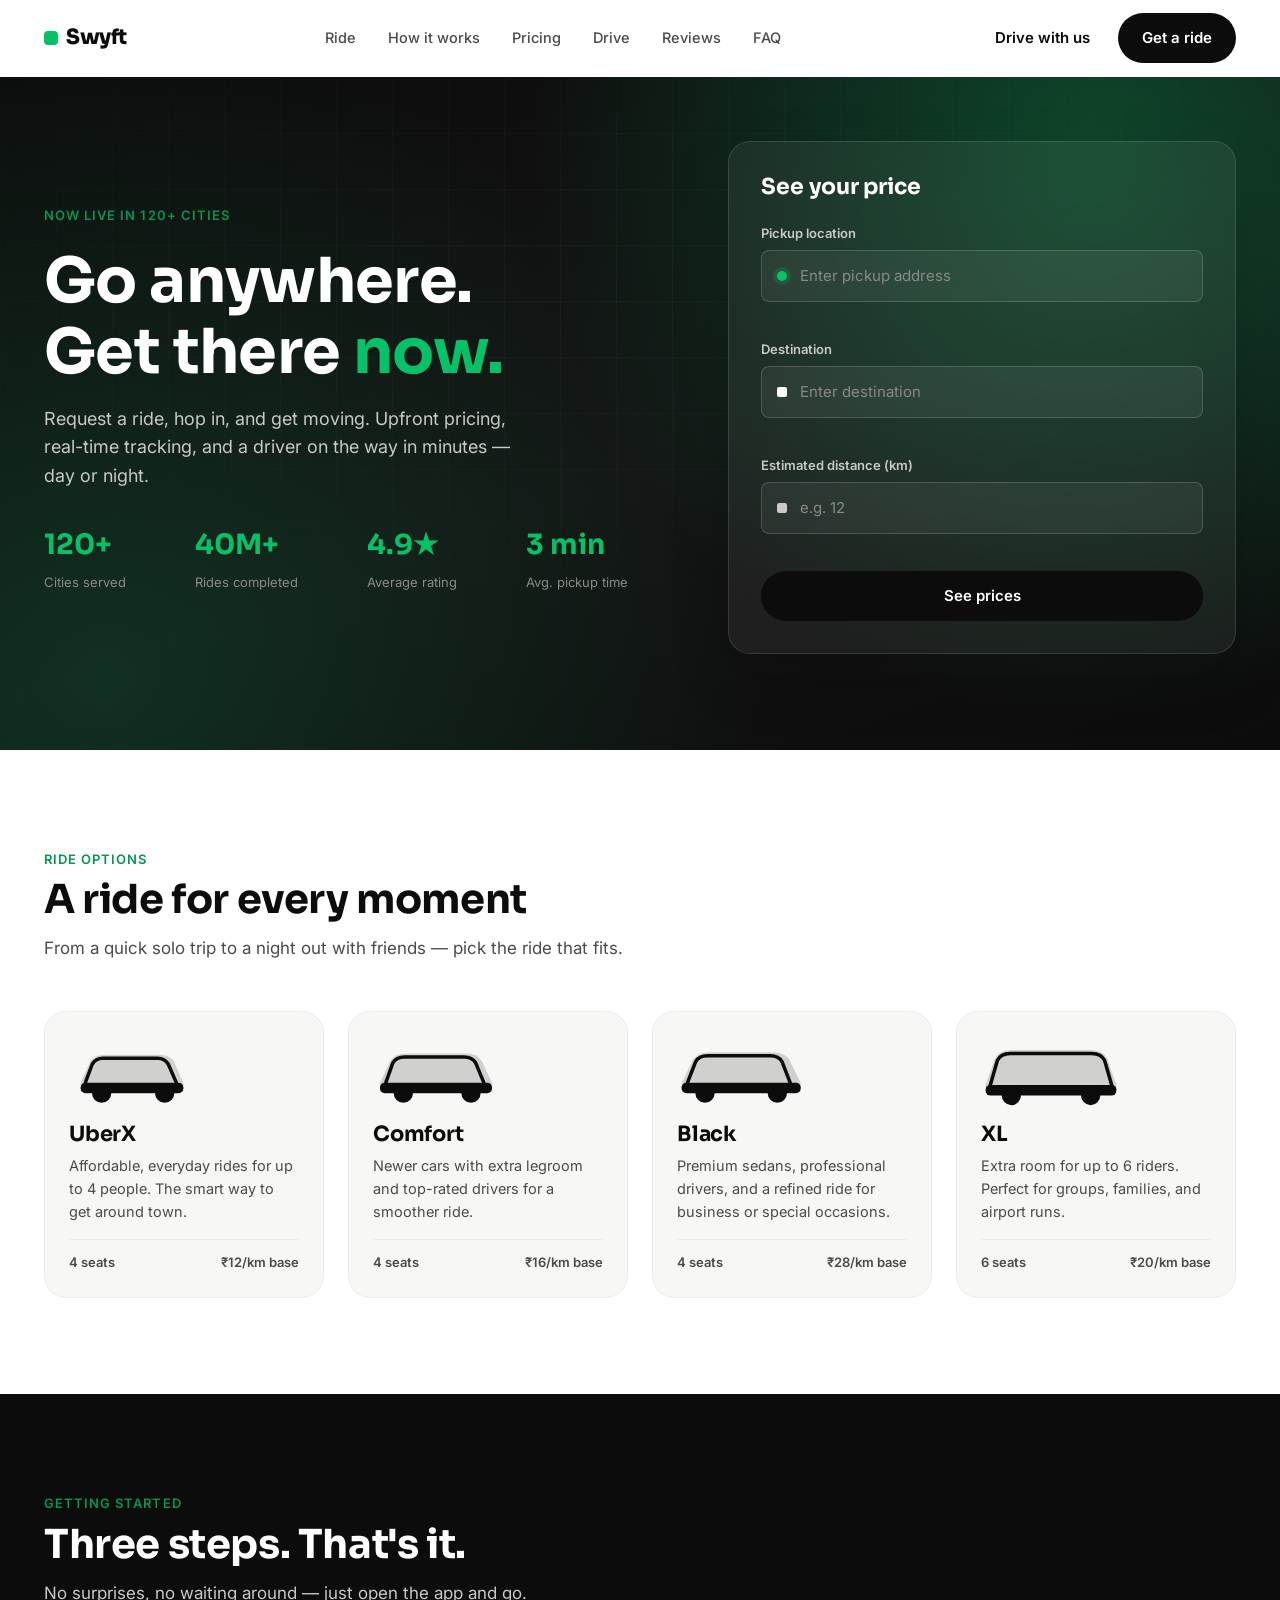
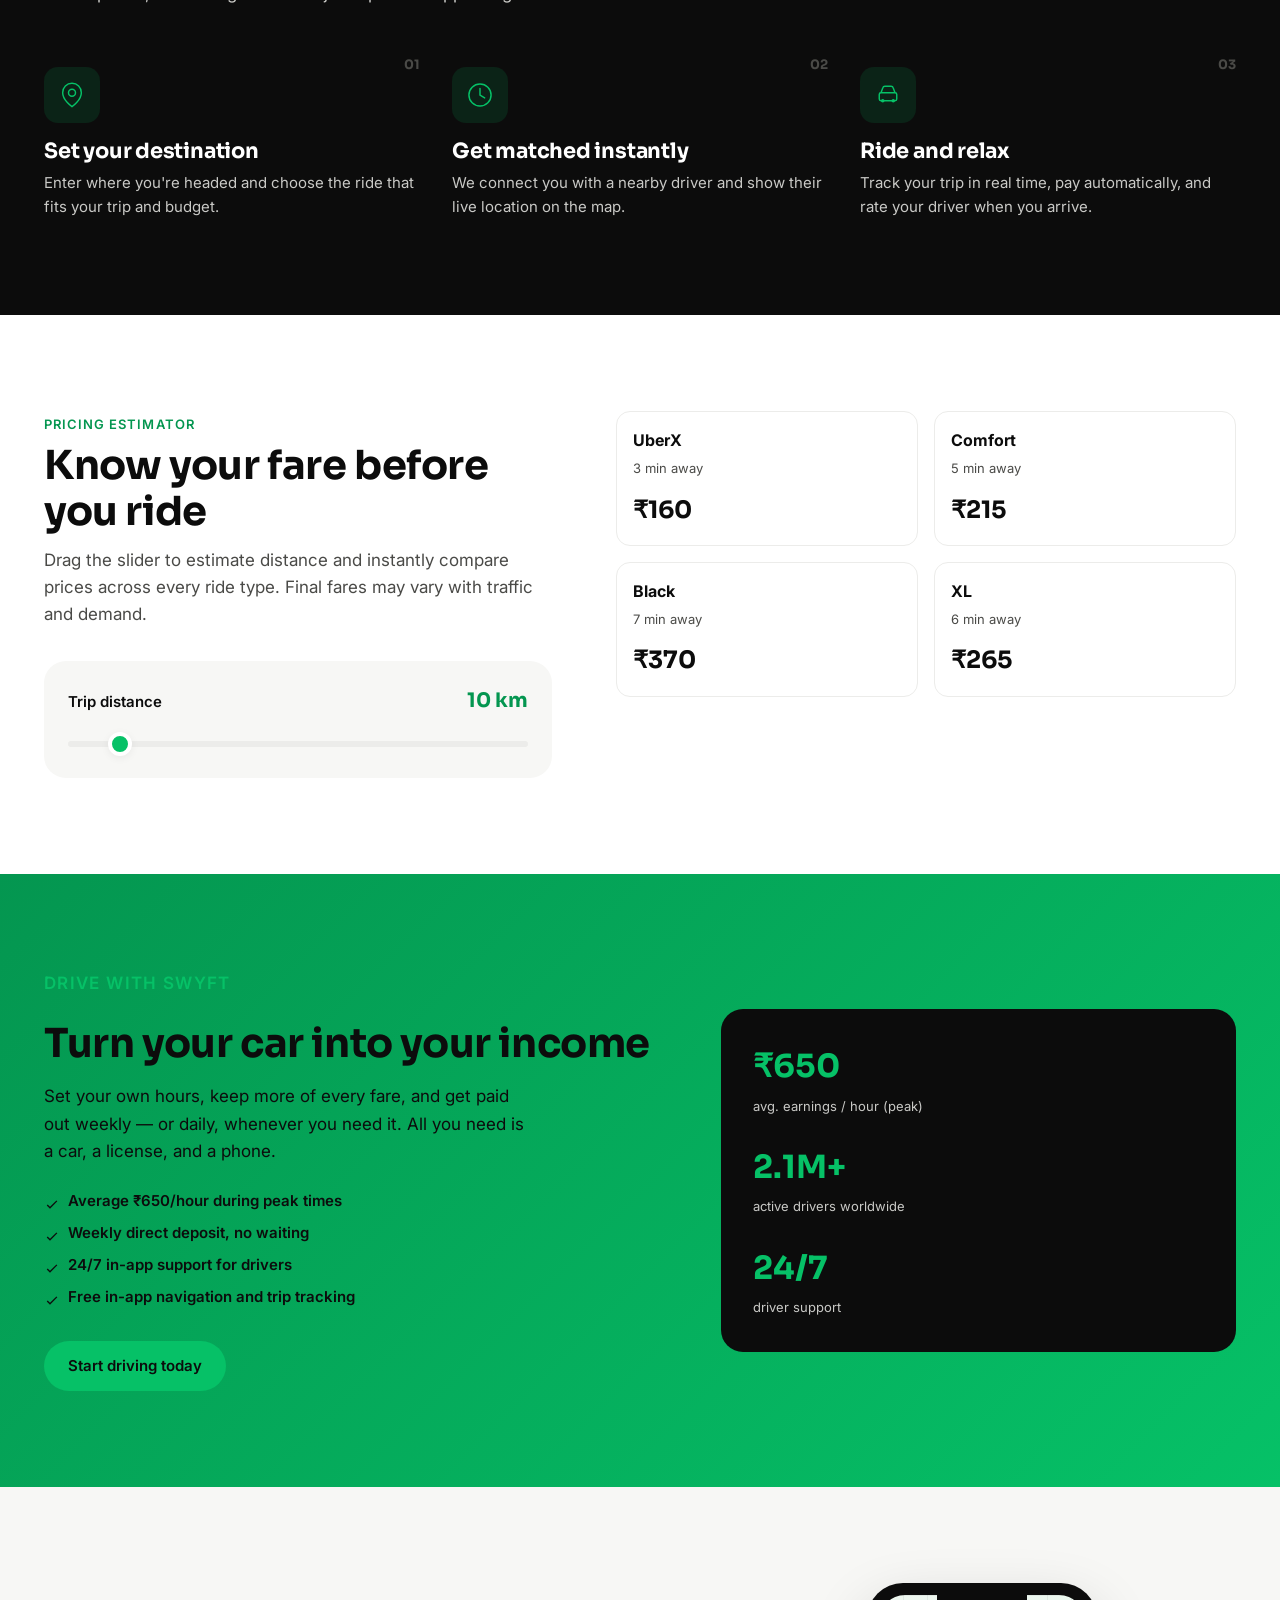
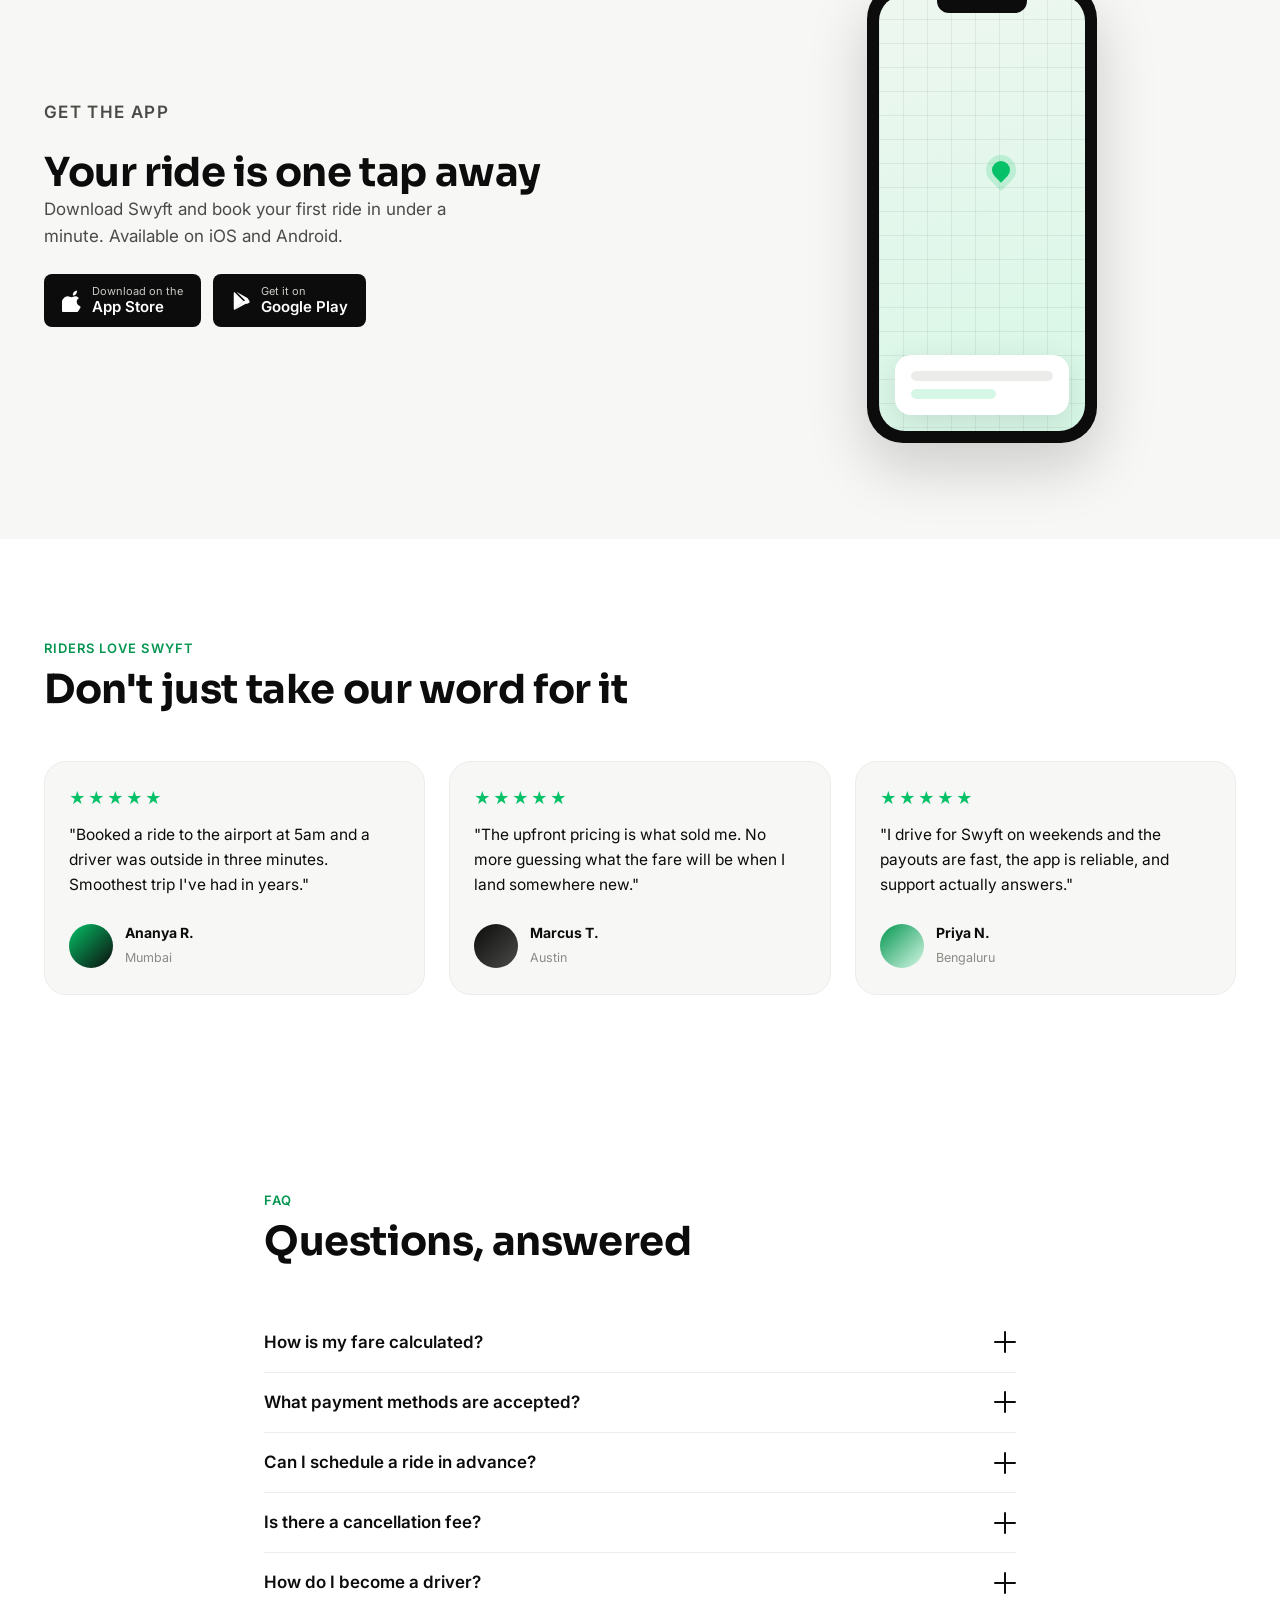
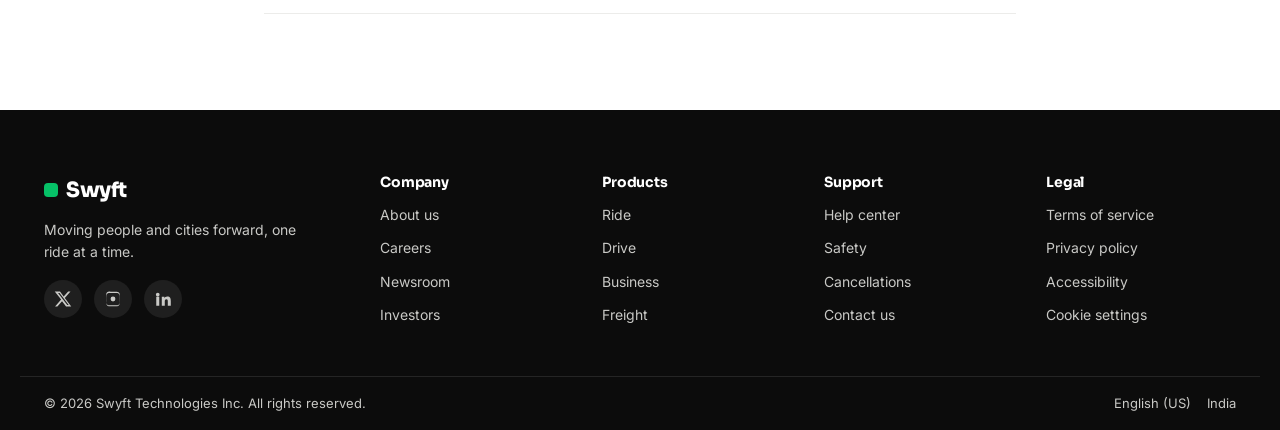
<file: index.html>
<!DOCTYPE html>
<html lang="en">
<head>
  <meta charset="UTF-8">
  <meta name="viewport" content="width=device-width, initial-scale=1.0">
  <title>Swyft — Move at the speed of now</title>
  <meta name="description" content="Swyft is a modern ride-hailing platform. Request a ride in seconds, see your price upfront, and get moving.">
  <link rel="preconnect" href="https://fonts.googleapis.com">
  <link href="https://fonts.googleapis.com/css2?family=Inter:wght@400;500;600;700;800&family=Sora:wght@600;700;800&display=swap" rel="stylesheet">
  <link rel="stylesheet" href="ubersty.css">
</head>
<body>

  <!-- ===================== NAVIGATION ===================== -->
  <header class="navbar" id="navbar">
    <div class="container navbar__inner">
      <a href="#home" class="logo" aria-label="Swyft home">
        <span class="logo__mark" aria-hidden="true"></span>
        Swyft
      </a>

      <nav class="nav-links" id="navLinks" aria-label="Primary navigation">
        <a href="#services" class="nav-link">Ride</a>
        <a href="#how-it-works" class="nav-link">How it works</a>
        <a href="#pricing" class="nav-link">Pricing</a>
        <a href="#drive" class="nav-link">Drive</a>
        <a href="#testimonials" class="nav-link">Reviews</a>
        <a href="#faq" class="nav-link">FAQ</a>
      </nav>

      <div class="navbar__actions">
        <a href="#drive" class="btn btn--ghost">Drive with us</a>
        <a href="#hero-form" class="btn btn--primary">Get a ride</a>
        <button class="nav-toggle" id="navToggle" aria-label="Toggle menu" aria-expanded="false" aria-controls="navLinks">
          <span></span><span></span><span></span>
        </button>
      </div>
    </div>
  </header>

  <main id="home">
    <!-- ===================== HERO ===================== -->
    <section class="hero">
      <div class="hero__bg" aria-hidden="true"></div>
      <div class="container hero__inner">
        <div class="hero__copy">
          <p class="eyebrow">Now live in 120+ cities</p>
          <h1 class="hero__title">Go anywhere.<br>Get there <span class="text-accent">now.</span></h1>
          <p class="hero__subtitle">Request a ride, hop in, and get moving. Upfront pricing, real-time tracking, and a driver on the way in minutes — day or night.</p>

          <ul class="hero__stats" id="heroStats">
            <li class="stat">
              <span class="stat__number" data-target="120" data-suffix="+">0</span>
              <span class="stat__label">Cities served</span>
            </li>
            <li class="stat">
              <span class="stat__number" data-target="40" data-suffix="M+">0</span>
              <span class="stat__label">Rides completed</span>
            </li>
            <li class="stat">
              <span class="stat__number" data-target="4.9" data-suffix="★" data-decimal="1">0</span>
              <span class="stat__label">Average rating</span>
            </li>
            <li class="stat">
              <span class="stat__number" data-target="3" data-suffix=" min">0</span>
              <span class="stat__label">Avg. pickup time</span>
            </li>
          </ul>
        </div>

        <div class="booking-card" id="hero-form">
          <h2 class="booking-card__title">See your price</h2>
          <form class="booking-form" id="bookingForm" novalidate>
            <div class="field">
              <label for="pickup">Pickup location</label>
              <div class="field__input-wrap">
                <span class="field__icon field__icon--pickup" aria-hidden="true"></span>
                <input type="text" id="pickup" name="pickup" placeholder="Enter pickup address" autocomplete="off" required>
              </div>
              <span class="field__error" id="pickupError" role="alert"></span>
            </div>

            <div class="field">
              <label for="destination">Destination</label>
              <div class="field__input-wrap">
                <span class="field__icon field__icon--destination" aria-hidden="true"></span>
                <input type="text" id="destination" name="destination" placeholder="Enter destination" autocomplete="off" required>
              </div>
              <span class="field__error" id="destinationError" role="alert"></span>
            </div>

            <div class="field">
              <label for="distance">Estimated distance (km)</label>
              <div class="field__input-wrap">
                <span class="field__icon field__icon--distance" aria-hidden="true"></span>
                <input type="number" id="distance" name="distance" placeholder="e.g. 12" min="1" max="500" step="0.1" required>
              </div>
              <span class="field__error" id="distanceError" role="alert"></span>
            </div>

            <button type="submit" class="btn btn--primary btn--block">See prices</button>
          </form>

          <div class="fare-result" id="fareResult" hidden>
            <p class="fare-result__title">Estimated fares</p>
            <ul class="fare-result__list" id="fareList"></ul>
          </div>
        </div>
      </div>
    </section>

    <!-- ===================== SERVICES ===================== -->
    <section class="services" id="services">
      <div class="container">
        <div class="section-head">
          <p class="eyebrow">Ride options</p>
          <h2>A ride for every moment</h2>
          <p class="section-head__desc">From a quick solo trip to a night out with friends — pick the ride that fits.</p>
        </div>

        <div class="service-grid">
          <article class="service-card">
            <div class="service-card__art" aria-hidden="true">
              <svg viewBox="0 0 120 60" class="car-icon"><path d="M10 40 L18 22 Q22 16 30 16 L78 16 Q86 16 90 22 L98 40 L98 48 L10 48 Z" fill="currentColor" opacity="0.16"/><path d="M14 40 L20 24 Q23 19 29 19 L76 19 Q82 19 85 24 L92 40" fill="none" stroke="currentColor" stroke-width="3" stroke-linecap="round" stroke-linejoin="round"/><rect x="10" y="40" width="88" height="9" rx="4" fill="currentColor"/><circle cx="28" cy="49" r="7" fill="#0c0c0c" stroke="currentColor" stroke-width="2.5"/><circle cx="82" cy="49" r="7" fill="#0c0c0c" stroke="currentColor" stroke-width="2.5"/></svg>
            </div>
            <h3>UberX</h3>
            <p class="service-card__desc">Affordable, everyday rides for up to 4 people. The smart way to get around town.</p>
            <div class="service-card__meta">
              <span>4 seats</span>
              <span>₹12/km base</span>
            </div>
          </article>

          <article class="service-card">
            <div class="service-card__art" aria-hidden="true">
              <svg viewBox="0 0 120 60" class="car-icon"><path d="M6 40 L15 21 Q19 15 28 15 L80 15 Q89 15 93 21 L102 40 L102 48 L6 48 Z" fill="currentColor" opacity="0.16"/><path d="M11 40 L17 23 Q20 18 27 18 L78 18 Q85 18 88 23 L95 40" fill="none" stroke="currentColor" stroke-width="3" stroke-linecap="round" stroke-linejoin="round"/><rect x="6" y="40" width="96" height="9" rx="4" fill="currentColor"/><circle cx="26" cy="49" r="7" fill="#0c0c0c" stroke="currentColor" stroke-width="2.5"/><circle cx="84" cy="49" r="7" fill="#0c0c0c" stroke="currentColor" stroke-width="2.5"/></svg>
            </div>
            <h3>Comfort</h3>
            <p class="service-card__desc">Newer cars with extra legroom and top-rated drivers for a smoother ride.</p>
            <div class="service-card__meta">
              <span>4 seats</span>
              <span>₹16/km base</span>
            </div>
          </article>

          <article class="service-card">
            <div class="service-card__art" aria-hidden="true">
              <svg viewBox="0 0 120 60" class="car-icon"><path d="M4 40 L14 20 Q18 14 28 14 L82 14 Q92 14 96 20 L106 40 L106 48 L4 48 Z" fill="currentColor" opacity="0.16"/><path d="M9 40 L16 22 Q19 17 26 17 L80 17 Q87 17 90 22 L97 40" fill="none" stroke="currentColor" stroke-width="3" stroke-linecap="round" stroke-linejoin="round"/><rect x="4" y="40" width="102" height="9" rx="4" fill="currentColor"/><circle cx="24" cy="49" r="7" fill="#0c0c0c" stroke="currentColor" stroke-width="2.5"/><circle cx="86" cy="49" r="7" fill="#0c0c0c" stroke="currentColor" stroke-width="2.5"/></svg>
            </div>
            <h3>Black</h3>
            <p class="service-card__desc">Premium sedans, professional drivers, and a refined ride for business or special occasions.</p>
            <div class="service-card__meta">
              <span>4 seats</span>
              <span>₹28/km base</span>
            </div>
          </article>

          <article class="service-card">
            <div class="service-card__art" aria-hidden="true">
              <svg viewBox="0 0 120 60" class="car-icon"><path d="M4 42 L12 19 Q16 12 27 12 L93 12 Q104 12 108 19 L116 42 L116 49 L4 49 Z" fill="currentColor" opacity="0.16"/><path d="M8 42 L14 21 Q17 15 25 15 L95 15 Q103 15 106 21 L112 42" fill="none" stroke="currentColor" stroke-width="3" stroke-linecap="round" stroke-linejoin="round"/><rect x="4" y="42" width="112" height="9" rx="4" fill="currentColor"/><circle cx="26" cy="51" r="7" fill="#0c0c0c" stroke="currentColor" stroke-width="2.5"/><circle cx="94" cy="51" r="7" fill="#0c0c0c" stroke="currentColor" stroke-width="2.5"/></svg>
            </div>
            <h3>XL</h3>
            <p class="service-card__desc">Extra room for up to 6 riders. Perfect for groups, families, and airport runs.</p>
            <div class="service-card__meta">
              <span>6 seats</span>
              <span>₹20/km base</span>
            </div>
          </article>
        </div>
      </div>
    </section>

    <!-- ===================== HOW IT WORKS ===================== -->
    <section class="how-it-works" id="how-it-works">
      <div class="container">
        <div class="section-head">
          <p class="eyebrow">Getting started</p>
          <h2>Three steps. That's it.</h2>
          <p class="section-head__desc">No surprises, no waiting around — just open the app and go.</p>
        </div>

        <div class="steps-grid">
          <div class="step">
            <div class="step__icon" aria-hidden="true">
              <svg viewBox="0 0 48 48"><path d="M24 4 C15 4 8 11 8 20c0 13 16 24 16 24s16-11 16-24c0-9-7-16-16-16z" fill="none" stroke="currentColor" stroke-width="2.5"/><circle cx="24" cy="20" r="6" fill="none" stroke="currentColor" stroke-width="2.5"/></svg>
            </div>
            <span class="step__number">01</span>
            <h3>Set your destination</h3>
            <p>Enter where you're headed and choose the ride that fits your trip and budget.</p>
          </div>

          <div class="step">
            <div class="step__icon" aria-hidden="true">
              <svg viewBox="0 0 48 48"><circle cx="24" cy="24" r="19" fill="none" stroke="currentColor" stroke-width="2.5"/><path d="M24 13v11l8 5" fill="none" stroke="currentColor" stroke-width="2.5" stroke-linecap="round"/></svg>
            </div>
            <span class="step__number">02</span>
            <h3>Get matched instantly</h3>
            <p>We connect you with a nearby driver and show their live location on the map.</p>
          </div>

          <div class="step">
            <div class="step__icon" aria-hidden="true">
              <svg viewBox="0 0 48 48"><rect x="9" y="20" width="30" height="14" rx="3" fill="none" stroke="currentColor" stroke-width="2.5"/><path d="M12 20l3-8a4 4 0 0 1 4-3h10a4 4 0 0 1 4 3l3 8" fill="none" stroke="currentColor" stroke-width="2.5" stroke-linejoin="round"/><circle cx="15" cy="34" r="3" fill="currentColor"/><circle cx="33" cy="34" r="3" fill="currentColor"/></svg>
            </div>
            <span class="step__number">03</span>
            <h3>Ride and relax</h3>
            <p>Track your trip in real time, pay automatically, and rate your driver when you arrive.</p>
          </div>
        </div>
      </div>
    </section>

    <!-- ===================== PRICING ESTIMATOR ===================== -->
    <section class="pricing" id="pricing">
      <div class="container pricing__inner">
        <div class="pricing__copy">
          <p class="eyebrow">Pricing estimator</p>
          <h2>Know your fare before you ride</h2>
          <p class="section-head__desc">Drag the slider to estimate distance and instantly compare prices across every ride type. Final fares may vary with traffic and demand.</p>

          <div class="slider-block">
            <div class="slider-block__head">
              <label for="distanceSlider">Trip distance</label>
              <span class="slider-block__value"><span id="sliderValue">10</span> km</span>
            </div>
            <input type="range" id="distanceSlider" min="1" max="100" value="10" step="1" aria-label="Trip distance in kilometers">
          </div>
        </div>

        <div class="pricing__cards" id="pricingCards">
          <!-- populated by JS -->
        </div>
      </div>
    </section>

    <!-- ===================== DRIVER SIGNUP ===================== -->
    <section class="drive" id="drive">
      <div class="container drive__inner">
        <div class="drive__copy">
          <p class="eyebrow eyebrow--light">Drive with Swyft</p>
          <h2>Turn your car into your income</h2>
          <p>Set your own hours, keep more of every fare, and get paid out weekly — or daily, whenever you need it. All you need is a car, a license, and a phone.</p>
          <ul class="drive__list">
            <li>Average ₹650/hour during peak times</li>
            <li>Weekly direct deposit, no waiting</li>
            <li>24/7 in-app support for drivers</li>
            <li>Free in-app navigation and trip tracking</li>
          </ul>
          <a href="#" class="btn btn--accent">Start driving today</a>
        </div>
        <div class="drive__card">
          <div class="drive__card-stat">
            <span>₹650</span>
            <small>avg. earnings / hour (peak)</small>
          </div>
          <div class="drive__card-stat">
            <span>2.1M+</span>
            <small>active drivers worldwide</small>
          </div>
          <div class="drive__card-stat">
            <span>24/7</span>
            <small>driver support</small>
          </div>
        </div>
      </div>
    </section>

    <!-- ===================== APP DOWNLOAD ===================== -->
    <section class="app-promo">
      <div class="container app-promo__inner">
        <div class="app-promo__copy">
          <p class="eyebrow">Get the app</p>
          <h2>Your ride is one tap away</h2>
          <p>Download Swyft and book your first ride in under a minute. Available on iOS and Android.</p>
          <div class="app-promo__buttons">
            <a href="#" class="store-btn" aria-label="Download on the App Store">
              <svg viewBox="0 0 24 24" width="22" height="22" fill="currentColor"><path d="M16.365 1.43c0 1.14-.493 2.27-1.177 3.08-.744.9-1.99 1.57-2.987 1.57-.12 0-.23-.02-.299-.03-.013-.11-.04-.45-.04-.79 0-1.14.572-2.27 1.206-2.99.804-.94 2.184-1.65 3.33-1.69.014.13.014.27.014.43zm3.992 17.13c-.65 1.45-.97 2.1-1.81 3.38-1.18 1.78-2.84 3.99-4.9 4.01-1.83.02-2.3-1.2-4.78-1.19-2.48.01-3 1.21-4.83 1.19-2.06-.02-3.63-2.02-4.81-3.8C-2.05 18.27-1.07 12.4 1.6 9.34c1.34-1.55 3.05-2.46 4.65-2.46 1.66 0 2.7 1.03 4.07 1.03 1.33 0 2.13-1.03 4.07-1.03 1.42 0 2.93.74 4 2.02-3.52 1.93-2.95 6.95.96 8.63-.02.01-.04.01-.05.02z"/></svg>
              <span><small>Download on the</small>App Store</span>
            </a>
            <a href="#" class="store-btn" aria-label="Get it on Google Play">
              <svg viewBox="0 0 24 24" width="22" height="22" fill="currentColor"><path d="M3.6 2.3c-.4.3-.6.8-.6 1.4v16.6c0 .6.2 1.1.6 1.4l9.9-9.7L3.6 2.3zm12.4 9.7l2.8-2.8-12-6.8c-.2-.1-.4-.2-.6-.2L16 12zM4.1 21.6c.2 0 .4-.1.6-.2l12-6.8-2.8-2.8L4.1 21.6zm15.7-10.7l-2.6-1.5-3 3 3 3 2.6-1.5c.8-.5.8-1.5 0-2z"/></svg>
              <span><small>Get it on</small>Google Play</span>
            </a>
          </div>
        </div>
        <div class="app-promo__visual" aria-hidden="true">
          <div class="phone-mock">
            <div class="phone-mock__notch"></div>
            <div class="phone-mock__screen">
              <div class="phone-mock__map"></div>
              <div class="phone-mock__pin"></div>
              <div class="phone-mock__card">
                <div class="phone-mock__row"></div>
                <div class="phone-mock__row phone-mock__row--short"></div>
              </div>
            </div>
          </div>
        </div>
      </div>
    </section>

    <!-- ===================== TESTIMONIALS ===================== -->
    <section class="testimonials" id="testimonials">
      <div class="container">
        <div class="section-head">
          <p class="eyebrow">Riders love Swyft</p>
          <h2>Don't just take our word for it</h2>
        </div>

        <div class="testimonial-grid">
          <article class="testimonial-card">
            <div class="testimonial-card__stars" aria-label="5 out of 5 stars">★★★★★</div>
            <p>"Booked a ride to the airport at 5am and a driver was outside in three minutes. Smoothest trip I've had in years."</p>
            <div class="testimonial-card__author">
              <span class="avatar avatar--1" aria-hidden="true"></span>
              <div>
                <strong>Ananya R.</strong>
                <small>Mumbai</small>
              </div>
            </div>
          </article>

          <article class="testimonial-card">
            <div class="testimonial-card__stars" aria-label="5 out of 5 stars">★★★★★</div>
            <p>"The upfront pricing is what sold me. No more guessing what the fare will be when I land somewhere new."</p>
            <div class="testimonial-card__author">
              <span class="avatar avatar--2" aria-hidden="true"></span>
              <div>
                <strong>Marcus T.</strong>
                <small>Austin</small>
              </div>
            </div>
          </article>

          <article class="testimonial-card">
            <div class="testimonial-card__stars" aria-label="5 out of 5 stars">★★★★★</div>
            <p>"I drive for Swyft on weekends and the payouts are fast, the app is reliable, and support actually answers."</p>
            <div class="testimonial-card__author">
              <span class="avatar avatar--3" aria-hidden="true"></span>
              <div>
                <strong>Priya N.</strong>
                <small>Bengaluru</small>
              </div>
            </div>
          </article>
        </div>
      </div>
    </section>

    <!-- ===================== FAQ ===================== -->
    <section class="faq" id="faq">
      <div class="container faq__inner">
        <div class="section-head">
          <p class="eyebrow">FAQ</p>
          <h2>Questions, answered</h2>
        </div>

        <div class="accordion" id="accordion">
          <div class="accordion__item">
            <button class="accordion__trigger" aria-expanded="false">
              <span>How is my fare calculated?</span>
              <span class="accordion__icon" aria-hidden="true"></span>
            </button>
            <div class="accordion__panel">
              <p>Your fare is based on a base fare, the distance and time of your trip, and current demand in your area. You always see an estimate before you confirm your ride.</p>
            </div>
          </div>

          <div class="accordion__item">
            <button class="accordion__trigger" aria-expanded="false">
              <span>What payment methods are accepted?</span>
              <span class="accordion__icon" aria-hidden="true"></span>
            </button>
            <div class="accordion__panel">
              <p>We accept all major credit and debit cards, UPI, mobile wallets, and cash in select cities. Payment is added automatically when your trip ends.</p>
            </div>
          </div>

          <div class="accordion__item">
            <button class="accordion__trigger" aria-expanded="false">
              <span>Can I schedule a ride in advance?</span>
              <span class="accordion__icon" aria-hidden="true"></span>
            </button>
            <div class="accordion__panel">
              <p>Yes. You can schedule a pickup up to 30 days ahead from the booking form — just choose "Schedule" instead of "Now" when requesting your ride.</p>
            </div>
          </div>

          <div class="accordion__item">
            <button class="accordion__trigger" aria-expanded="false">
              <span>Is there a cancellation fee?</span>
              <span class="accordion__icon" aria-hidden="true"></span>
            </button>
            <div class="accordion__panel">
              <p>Cancelling within two minutes of booking is free. After that, a small cancellation fee may apply if your driver is already on the way.</p>
            </div>
          </div>

          <div class="accordion__item">
            <button class="accordion__trigger" aria-expanded="false">
              <span>How do I become a driver?</span>
              <span class="accordion__icon" aria-hidden="true"></span>
            </button>
            <div class="accordion__panel">
              <p>Sign up online, upload your license and vehicle documents, and pass a background check. Most drivers are approved and on the road within a few days.</p>
            </div>
          </div>
        </div>
      </div>
    </section>
  </main>

  <!-- ===================== FOOTER ===================== -->
  <footer class="footer">
    <div class="container footer__inner">
      <div class="footer__brand">
        <a href="#home" class="logo logo--footer">
          <span class="logo__mark" aria-hidden="true"></span>
          Swyft
        </a>
        <p>Moving people and cities forward, one ride at a time.</p>
        <div class="footer__social" aria-label="Social media links">
          <a href="#" aria-label="Swyft on X">
            <svg viewBox="0 0 24 24" width="18" height="18" fill="currentColor"><path d="M18.9 2H22l-7.6 8.7L23 22h-6.9l-5.4-7-6.2 7H1.4l8.1-9.3L1 2h7l4.9 6.5L18.9 2zm-1.2 18h1.9L7.4 4H5.4l12.3 16z"/></svg>
          </a>
          <a href="#" aria-label="Swyft on Instagram">
            <svg viewBox="0 0 24 24" width="18" height="18" fill="currentColor"><path d="M12 2.2c3.2 0 3.6 0 4.85.07 1.17.05 2.2.27 3.05 1.12.85.85 1.07 1.88 1.12 3.05.06 1.25.07 1.65.07 4.85s0 3.6-.07 4.85c-.05 1.17-.27 2.2-1.12 3.05-.85.85-1.88 1.07-3.05 1.12-1.25.06-1.65.07-4.85.07s-3.6 0-4.85-.07c-1.17-.05-2.2-.27-3.05-1.12-.85-.85-1.07-1.88-1.12-3.05C2.92 14.6 2.9 14.2 2.9 11s0-3.6.07-4.85c.05-1.17.27-2.2 1.12-3.05.85-.85 1.88-1.07 3.05-1.12C8.4 2.2 8.8 2.2 12 2.2zm0 1.8c-3.14 0-3.51 0-4.75.07-.97.04-1.5.21-1.85.34-.46.18-.79.39-1.14.74-.35.35-.56.68-.74 1.14-.13.35-.3.88-.34 1.85C3.1 9.29 3.1 9.66 3.1 12.8s0 3.51.08 4.75c.04.97.21 1.5.34 1.85.18.46.39.79.74 1.14.35.35.68.56 1.14.74.35.13.88.3 1.85.34 1.24.07 1.61.07 4.75.07s3.51 0 4.75-.07c.97-.04 1.5-.21 1.85-.34.46-.18.79-.39 1.14-.74.35-.35.56-.68.74-1.14.13-.35.3-.88.34-1.85.07-1.24.07-1.61.07-4.75s0-3.51-.07-4.75c-.04-.97-.21-1.5-.34-1.85-.18-.46-.39-.79-.74-1.14-.35-.35-.68-.56-1.14-.74-.35-.13-.88-.3-1.85-.34C15.51 4 15.14 4 12 4z"/><circle cx="12" cy="12" r="3.2"/></svg>
          </a>
          <a href="#" aria-label="Swyft on LinkedIn">
            <svg viewBox="0 0 24 24" width="18" height="18" fill="currentColor"><path d="M4.98 3.5a2.5 2.5 0 1 1 0 5 2.5 2.5 0 0 1 0-5zM3 9h4v12H3V9zm7 0h3.8v1.7h.05c.53-1 1.83-2.05 3.77-2.05 4.03 0 4.78 2.65 4.78 6.1V21h-4v-5.6c0-1.34-.02-3.07-1.87-3.07-1.87 0-2.16 1.46-2.16 2.97V21h-4V9z"/></svg>
          </a>
        </div>
      </div>

      <div class="footer__col">
        <h3>Company</h3>
        <ul>
          <li><a href="#">About us</a></li>
          <li><a href="#">Careers</a></li>
          <li><a href="#">Newsroom</a></li>
          <li><a href="#">Investors</a></li>
        </ul>
      </div>

      <div class="footer__col">
        <h3>Products</h3>
        <ul>
          <li><a href="#services">Ride</a></li>
          <li><a href="#drive">Drive</a></li>
          <li><a href="#">Business</a></li>
          <li><a href="#">Freight</a></li>
        </ul>
      </div>

      <div class="footer__col">
        <h3>Support</h3>
        <ul>
          <li><a href="#faq">Help center</a></li>
          <li><a href="#">Safety</a></li>
          <li><a href="#">Cancellations</a></li>
          <li><a href="#">Contact us</a></li>
        </ul>
      </div>

      <div class="footer__col">
        <h3>Legal</h3>
        <ul>
          <li><a href="#">Terms of service</a></li>
          <li><a href="#">Privacy policy</a></li>
          <li><a href="#">Accessibility</a></li>
          <li><a href="#">Cookie settings</a></li>
        </ul>
      </div>
    </div>

    <div class="container footer__bottom">
      <p>&copy; <span id="year"></span> Swyft Technologies Inc. All rights reserved.</p>
      <div class="footer__lang">
        <span>English (US)</span>
        <span>India</span>
      </div>
    </div>
  </footer>

  <script src="uberjava.js"></script>
</body>
</html>
</file>
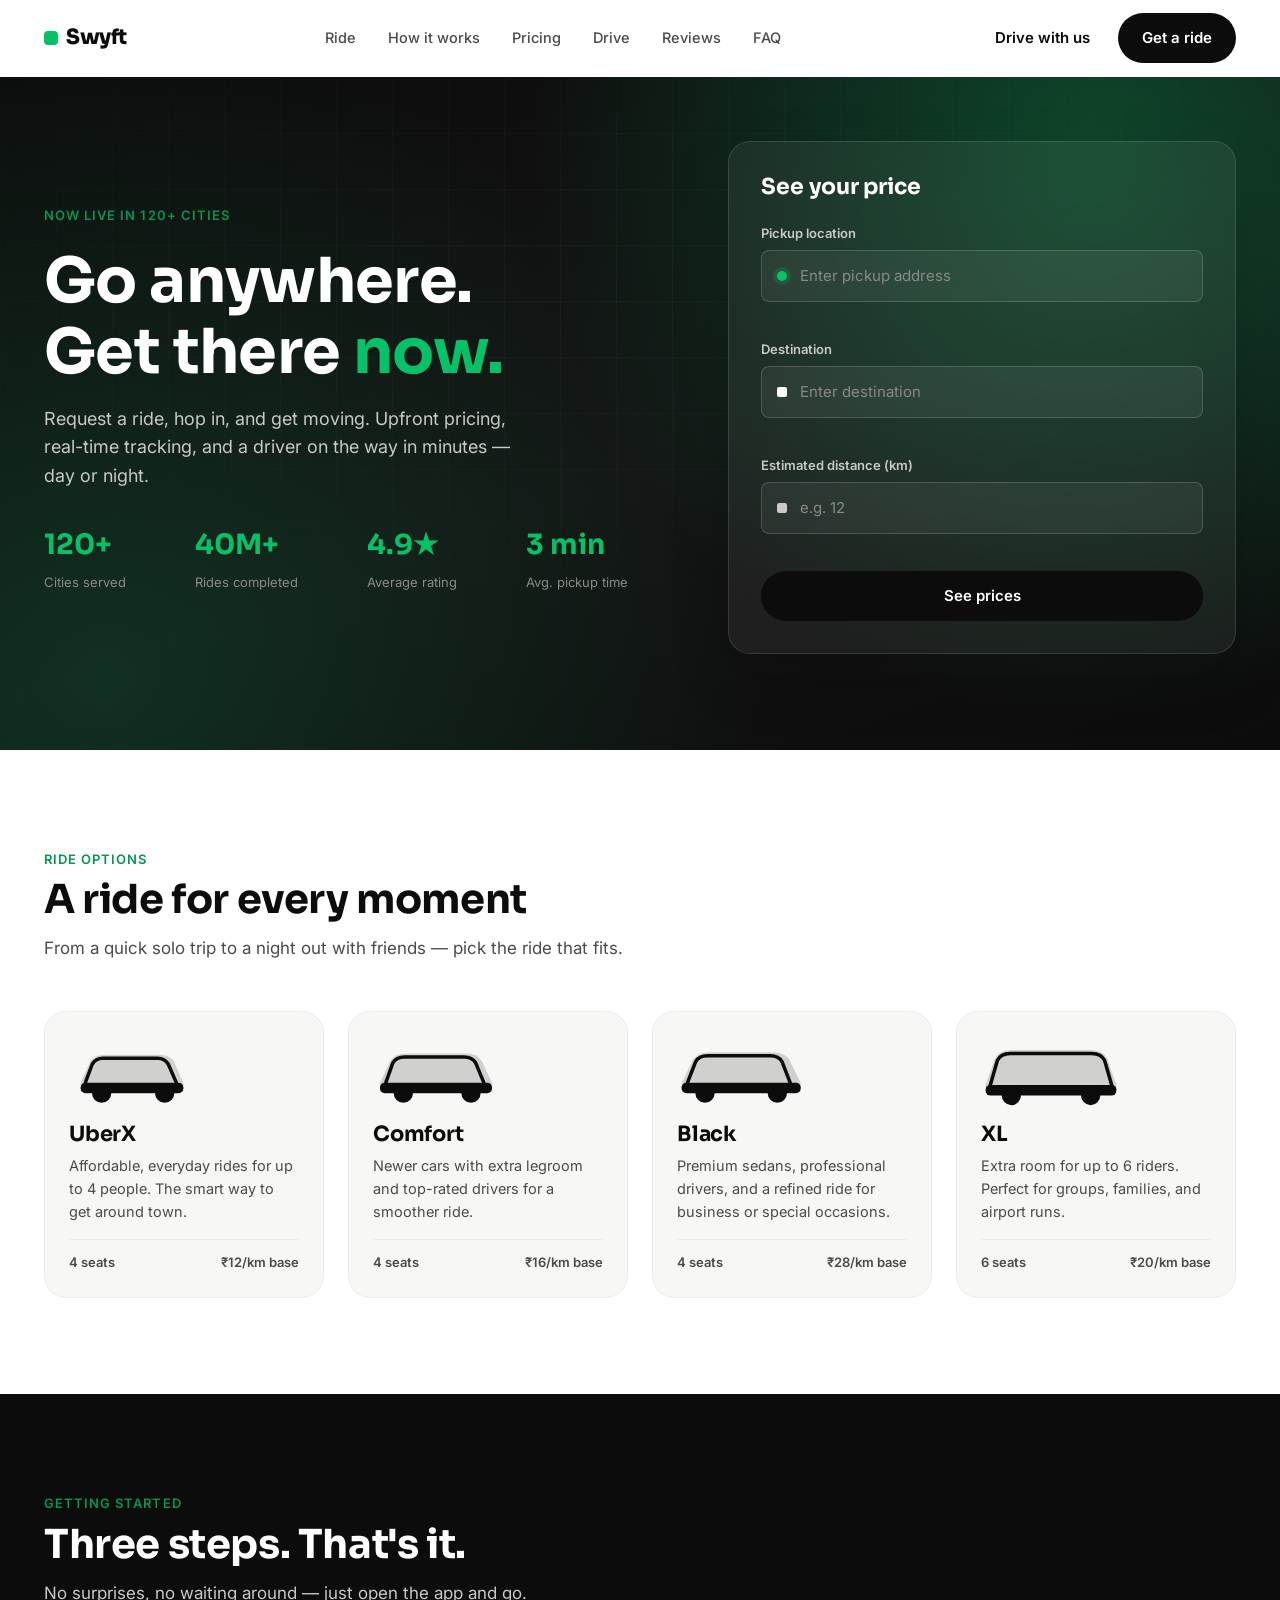
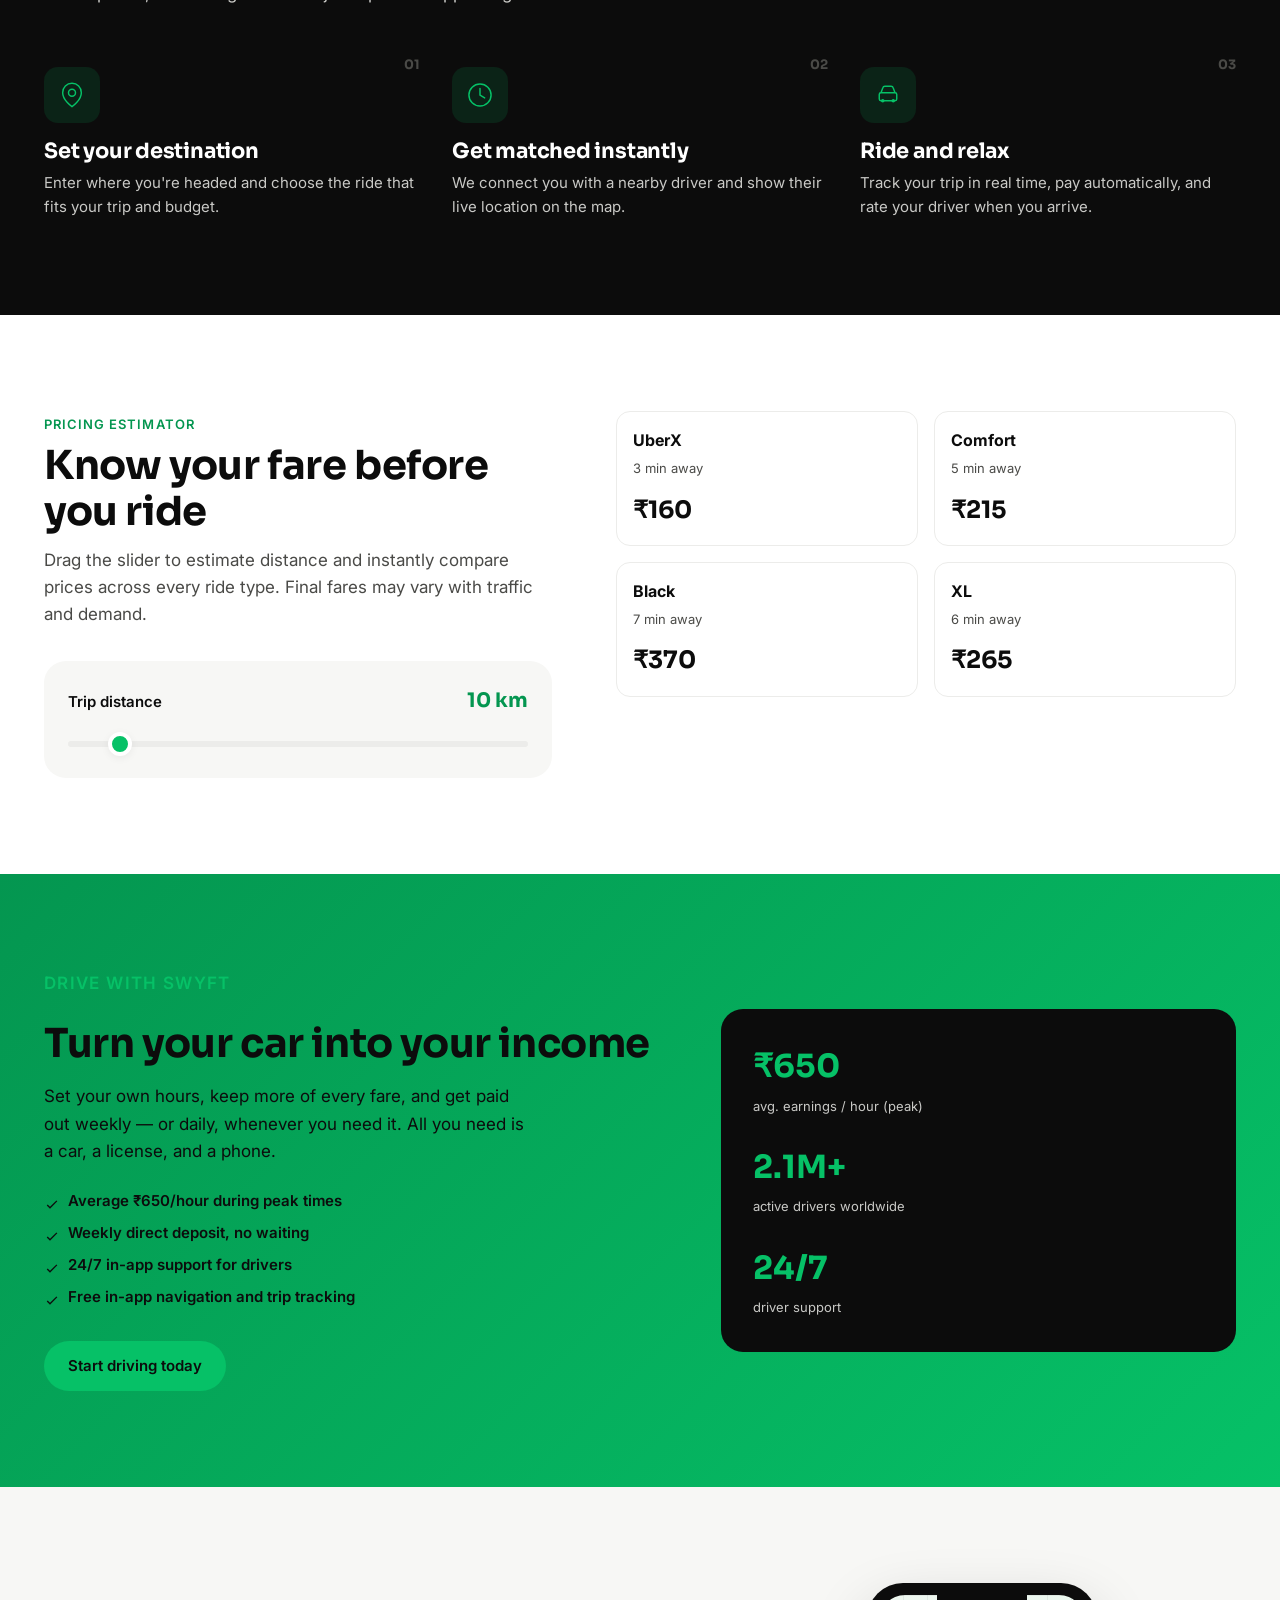
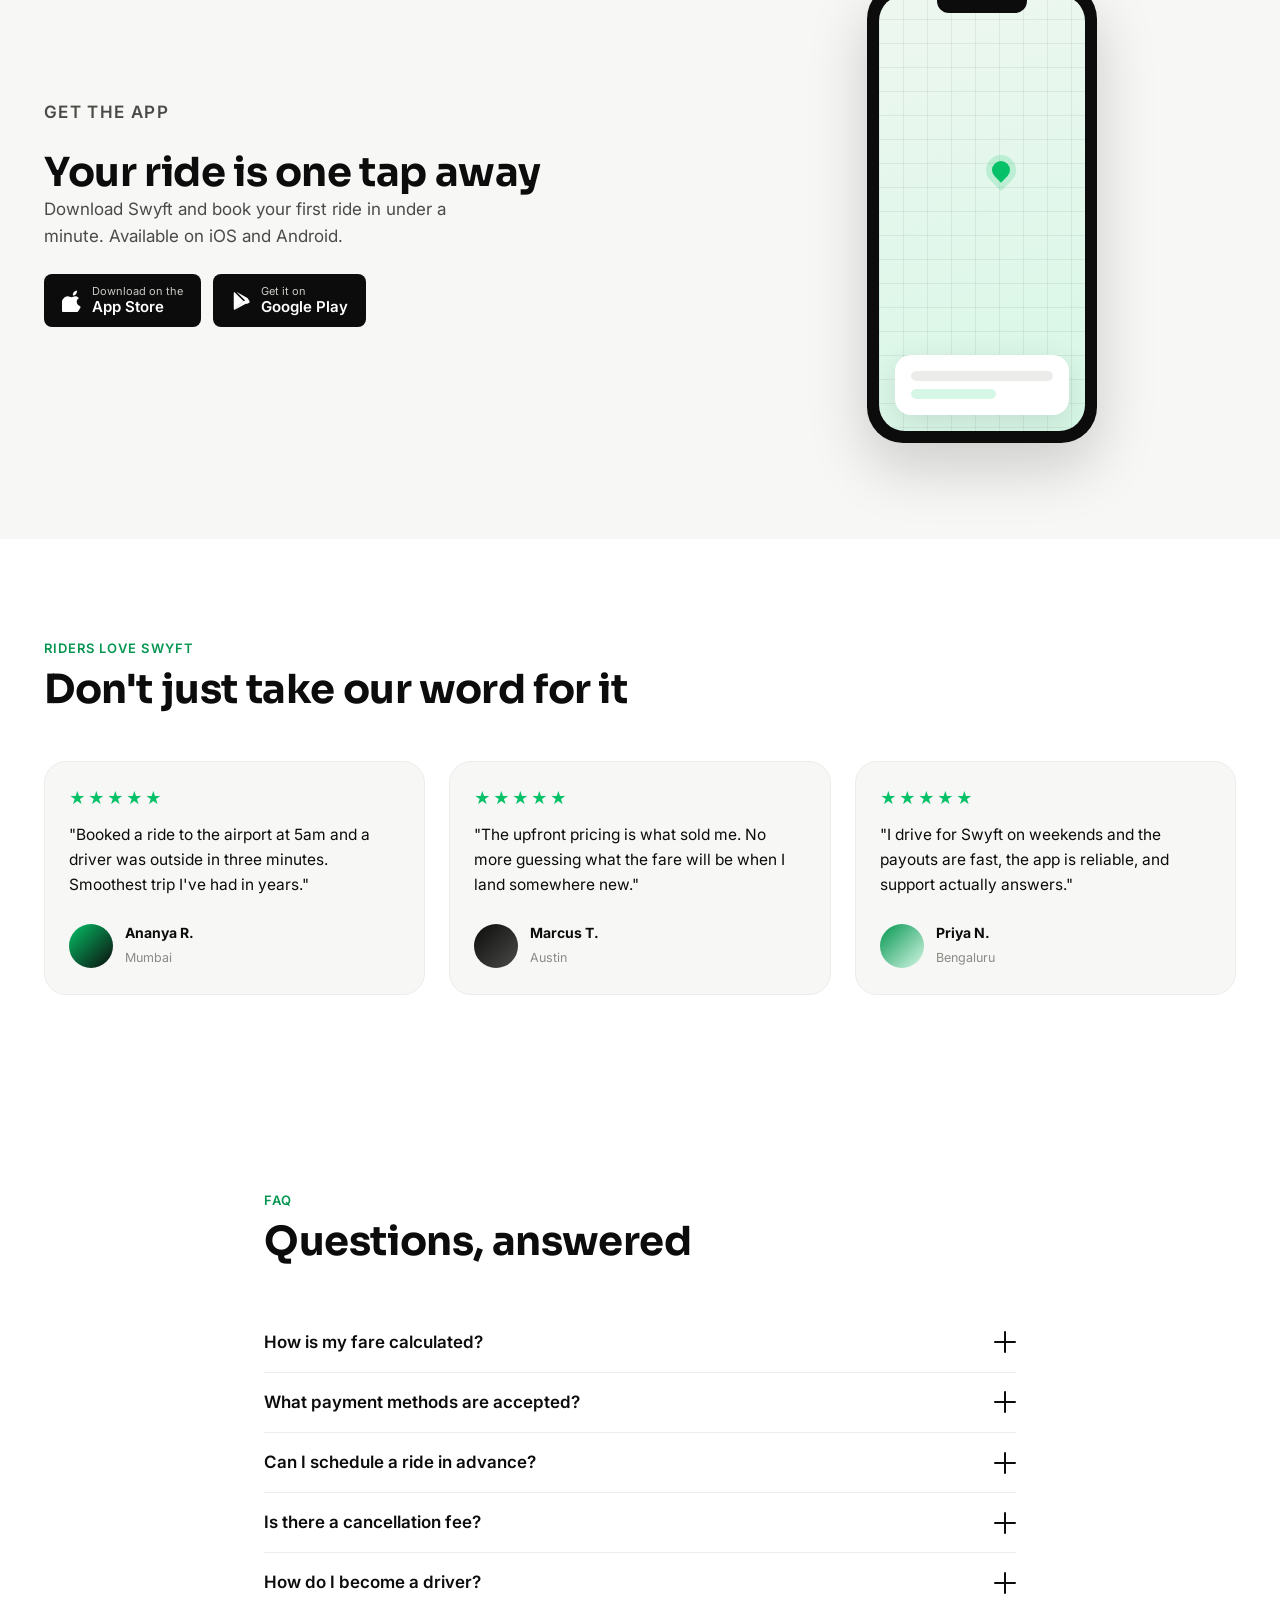
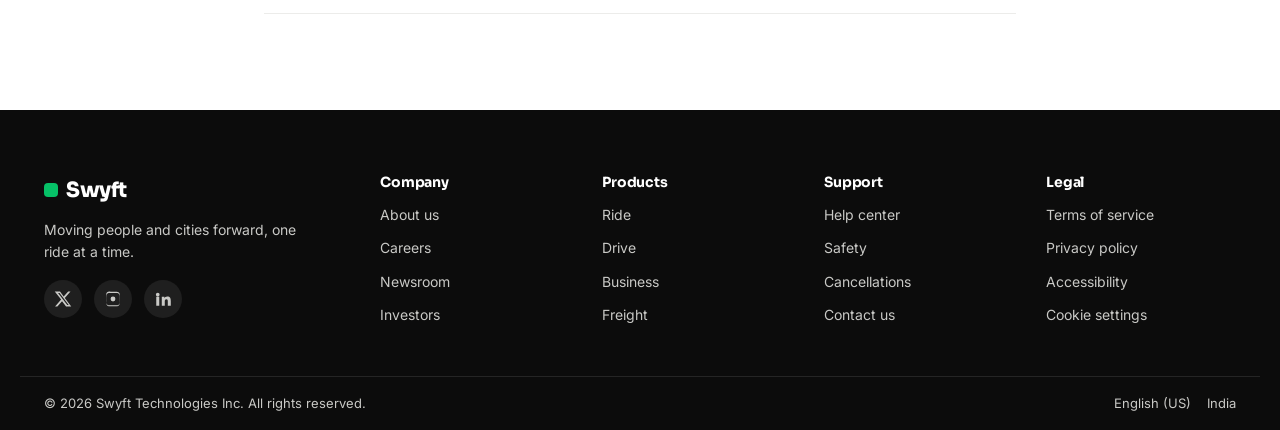
<file: uberht.html>
<!DOCTYPE html>
<html lang="en">
<head>
  <meta charset="UTF-8">
  <meta name="viewport" content="width=device-width, initial-scale=1.0">
  <title>Swyft — Move at the speed of now</title>
  <meta name="description" content="Swyft is a modern ride-hailing platform. Request a ride in seconds, see your price upfront, and get moving.">
  <link rel="preconnect" href="https://fonts.googleapis.com">
  <link href="https://fonts.googleapis.com/css2?family=Inter:wght@400;500;600;700;800&family=Sora:wght@600;700;800&display=swap" rel="stylesheet">
  <link rel="stylesheet" href="ubersty.css">
</head>
<body>

  <!-- ===================== NAVIGATION ===================== -->
  <header class="navbar" id="navbar">
    <div class="container navbar__inner">
      <a href="#home" class="logo" aria-label="Swyft home">
        <span class="logo__mark" aria-hidden="true"></span>
        Swyft
      </a>

      <nav class="nav-links" id="navLinks" aria-label="Primary navigation">
        <a href="#services" class="nav-link">Ride</a>
        <a href="#how-it-works" class="nav-link">How it works</a>
        <a href="#pricing" class="nav-link">Pricing</a>
        <a href="#drive" class="nav-link">Drive</a>
        <a href="#testimonials" class="nav-link">Reviews</a>
        <a href="#faq" class="nav-link">FAQ</a>
      </nav>

      <div class="navbar__actions">
        <a href="#drive" class="btn btn--ghost">Drive with us</a>
        <a href="#hero-form" class="btn btn--primary">Get a ride</a>
        <button class="nav-toggle" id="navToggle" aria-label="Toggle menu" aria-expanded="false" aria-controls="navLinks">
          <span></span><span></span><span></span>
        </button>
      </div>
    </div>
  </header>

  <main id="home">
    <!-- ===================== HERO ===================== -->
    <section class="hero">
      <div class="hero__bg" aria-hidden="true"></div>
      <div class="container hero__inner">
        <div class="hero__copy">
          <p class="eyebrow">Now live in 120+ cities</p>
          <h1 class="hero__title">Go anywhere.<br>Get there <span class="text-accent">now.</span></h1>
          <p class="hero__subtitle">Request a ride, hop in, and get moving. Upfront pricing, real-time tracking, and a driver on the way in minutes — day or night.</p>

          <ul class="hero__stats" id="heroStats">
            <li class="stat">
              <span class="stat__number" data-target="120" data-suffix="+">0</span>
              <span class="stat__label">Cities served</span>
            </li>
            <li class="stat">
              <span class="stat__number" data-target="40" data-suffix="M+">0</span>
              <span class="stat__label">Rides completed</span>
            </li>
            <li class="stat">
              <span class="stat__number" data-target="4.9" data-suffix="★" data-decimal="1">0</span>
              <span class="stat__label">Average rating</span>
            </li>
            <li class="stat">
              <span class="stat__number" data-target="3" data-suffix=" min">0</span>
              <span class="stat__label">Avg. pickup time</span>
            </li>
          </ul>
        </div>

        <div class="booking-card" id="hero-form">
          <h2 class="booking-card__title">See your price</h2>
          <form class="booking-form" id="bookingForm" novalidate>
            <div class="field">
              <label for="pickup">Pickup location</label>
              <div class="field__input-wrap">
                <span class="field__icon field__icon--pickup" aria-hidden="true"></span>
                <input type="text" id="pickup" name="pickup" placeholder="Enter pickup address" autocomplete="off" required>
              </div>
              <span class="field__error" id="pickupError" role="alert"></span>
            </div>

            <div class="field">
              <label for="destination">Destination</label>
              <div class="field__input-wrap">
                <span class="field__icon field__icon--destination" aria-hidden="true"></span>
                <input type="text" id="destination" name="destination" placeholder="Enter destination" autocomplete="off" required>
              </div>
              <span class="field__error" id="destinationError" role="alert"></span>
            </div>

            <div class="field">
              <label for="distance">Estimated distance (km)</label>
              <div class="field__input-wrap">
                <span class="field__icon field__icon--distance" aria-hidden="true"></span>
                <input type="number" id="distance" name="distance" placeholder="e.g. 12" min="1" max="500" step="0.1" required>
              </div>
              <span class="field__error" id="distanceError" role="alert"></span>
            </div>

            <button type="submit" class="btn btn--primary btn--block">See prices</button>
          </form>

          <div class="fare-result" id="fareResult" hidden>
            <p class="fare-result__title">Estimated fares</p>
            <ul class="fare-result__list" id="fareList"></ul>
          </div>
        </div>
      </div>
    </section>

    <!-- ===================== SERVICES ===================== -->
    <section class="services" id="services">
      <div class="container">
        <div class="section-head">
          <p class="eyebrow">Ride options</p>
          <h2>A ride for every moment</h2>
          <p class="section-head__desc">From a quick solo trip to a night out with friends — pick the ride that fits.</p>
        </div>

        <div class="service-grid">
          <article class="service-card">
            <div class="service-card__art" aria-hidden="true">
              <svg viewBox="0 0 120 60" class="car-icon"><path d="M10 40 L18 22 Q22 16 30 16 L78 16 Q86 16 90 22 L98 40 L98 48 L10 48 Z" fill="currentColor" opacity="0.16"/><path d="M14 40 L20 24 Q23 19 29 19 L76 19 Q82 19 85 24 L92 40" fill="none" stroke="currentColor" stroke-width="3" stroke-linecap="round" stroke-linejoin="round"/><rect x="10" y="40" width="88" height="9" rx="4" fill="currentColor"/><circle cx="28" cy="49" r="7" fill="#0c0c0c" stroke="currentColor" stroke-width="2.5"/><circle cx="82" cy="49" r="7" fill="#0c0c0c" stroke="currentColor" stroke-width="2.5"/></svg>
            </div>
            <h3>UberX</h3>
            <p class="service-card__desc">Affordable, everyday rides for up to 4 people. The smart way to get around town.</p>
            <div class="service-card__meta">
              <span>4 seats</span>
              <span>₹12/km base</span>
            </div>
          </article>

          <article class="service-card">
            <div class="service-card__art" aria-hidden="true">
              <svg viewBox="0 0 120 60" class="car-icon"><path d="M6 40 L15 21 Q19 15 28 15 L80 15 Q89 15 93 21 L102 40 L102 48 L6 48 Z" fill="currentColor" opacity="0.16"/><path d="M11 40 L17 23 Q20 18 27 18 L78 18 Q85 18 88 23 L95 40" fill="none" stroke="currentColor" stroke-width="3" stroke-linecap="round" stroke-linejoin="round"/><rect x="6" y="40" width="96" height="9" rx="4" fill="currentColor"/><circle cx="26" cy="49" r="7" fill="#0c0c0c" stroke="currentColor" stroke-width="2.5"/><circle cx="84" cy="49" r="7" fill="#0c0c0c" stroke="currentColor" stroke-width="2.5"/></svg>
            </div>
            <h3>Comfort</h3>
            <p class="service-card__desc">Newer cars with extra legroom and top-rated drivers for a smoother ride.</p>
            <div class="service-card__meta">
              <span>4 seats</span>
              <span>₹16/km base</span>
            </div>
          </article>

          <article class="service-card">
            <div class="service-card__art" aria-hidden="true">
              <svg viewBox="0 0 120 60" class="car-icon"><path d="M4 40 L14 20 Q18 14 28 14 L82 14 Q92 14 96 20 L106 40 L106 48 L4 48 Z" fill="currentColor" opacity="0.16"/><path d="M9 40 L16 22 Q19 17 26 17 L80 17 Q87 17 90 22 L97 40" fill="none" stroke="currentColor" stroke-width="3" stroke-linecap="round" stroke-linejoin="round"/><rect x="4" y="40" width="102" height="9" rx="4" fill="currentColor"/><circle cx="24" cy="49" r="7" fill="#0c0c0c" stroke="currentColor" stroke-width="2.5"/><circle cx="86" cy="49" r="7" fill="#0c0c0c" stroke="currentColor" stroke-width="2.5"/></svg>
            </div>
            <h3>Black</h3>
            <p class="service-card__desc">Premium sedans, professional drivers, and a refined ride for business or special occasions.</p>
            <div class="service-card__meta">
              <span>4 seats</span>
              <span>₹28/km base</span>
            </div>
          </article>

          <article class="service-card">
            <div class="service-card__art" aria-hidden="true">
              <svg viewBox="0 0 120 60" class="car-icon"><path d="M4 42 L12 19 Q16 12 27 12 L93 12 Q104 12 108 19 L116 42 L116 49 L4 49 Z" fill="currentColor" opacity="0.16"/><path d="M8 42 L14 21 Q17 15 25 15 L95 15 Q103 15 106 21 L112 42" fill="none" stroke="currentColor" stroke-width="3" stroke-linecap="round" stroke-linejoin="round"/><rect x="4" y="42" width="112" height="9" rx="4" fill="currentColor"/><circle cx="26" cy="51" r="7" fill="#0c0c0c" stroke="currentColor" stroke-width="2.5"/><circle cx="94" cy="51" r="7" fill="#0c0c0c" stroke="currentColor" stroke-width="2.5"/></svg>
            </div>
            <h3>XL</h3>
            <p class="service-card__desc">Extra room for up to 6 riders. Perfect for groups, families, and airport runs.</p>
            <div class="service-card__meta">
              <span>6 seats</span>
              <span>₹20/km base</span>
            </div>
          </article>
        </div>
      </div>
    </section>

    <!-- ===================== HOW IT WORKS ===================== -->
    <section class="how-it-works" id="how-it-works">
      <div class="container">
        <div class="section-head">
          <p class="eyebrow">Getting started</p>
          <h2>Three steps. That's it.</h2>
          <p class="section-head__desc">No surprises, no waiting around — just open the app and go.</p>
        </div>

        <div class="steps-grid">
          <div class="step">
            <div class="step__icon" aria-hidden="true">
              <svg viewBox="0 0 48 48"><path d="M24 4 C15 4 8 11 8 20c0 13 16 24 16 24s16-11 16-24c0-9-7-16-16-16z" fill="none" stroke="currentColor" stroke-width="2.5"/><circle cx="24" cy="20" r="6" fill="none" stroke="currentColor" stroke-width="2.5"/></svg>
            </div>
            <span class="step__number">01</span>
            <h3>Set your destination</h3>
            <p>Enter where you're headed and choose the ride that fits your trip and budget.</p>
          </div>

          <div class="step">
            <div class="step__icon" aria-hidden="true">
              <svg viewBox="0 0 48 48"><circle cx="24" cy="24" r="19" fill="none" stroke="currentColor" stroke-width="2.5"/><path d="M24 13v11l8 5" fill="none" stroke="currentColor" stroke-width="2.5" stroke-linecap="round"/></svg>
            </div>
            <span class="step__number">02</span>
            <h3>Get matched instantly</h3>
            <p>We connect you with a nearby driver and show their live location on the map.</p>
          </div>

          <div class="step">
            <div class="step__icon" aria-hidden="true">
              <svg viewBox="0 0 48 48"><rect x="9" y="20" width="30" height="14" rx="3" fill="none" stroke="currentColor" stroke-width="2.5"/><path d="M12 20l3-8a4 4 0 0 1 4-3h10a4 4 0 0 1 4 3l3 8" fill="none" stroke="currentColor" stroke-width="2.5" stroke-linejoin="round"/><circle cx="15" cy="34" r="3" fill="currentColor"/><circle cx="33" cy="34" r="3" fill="currentColor"/></svg>
            </div>
            <span class="step__number">03</span>
            <h3>Ride and relax</h3>
            <p>Track your trip in real time, pay automatically, and rate your driver when you arrive.</p>
          </div>
        </div>
      </div>
    </section>

    <!-- ===================== PRICING ESTIMATOR ===================== -->
    <section class="pricing" id="pricing">
      <div class="container pricing__inner">
        <div class="pricing__copy">
          <p class="eyebrow">Pricing estimator</p>
          <h2>Know your fare before you ride</h2>
          <p class="section-head__desc">Drag the slider to estimate distance and instantly compare prices across every ride type. Final fares may vary with traffic and demand.</p>

          <div class="slider-block">
            <div class="slider-block__head">
              <label for="distanceSlider">Trip distance</label>
              <span class="slider-block__value"><span id="sliderValue">10</span> km</span>
            </div>
            <input type="range" id="distanceSlider" min="1" max="100" value="10" step="1" aria-label="Trip distance in kilometers">
          </div>
        </div>

        <div class="pricing__cards" id="pricingCards">
          <!-- populated by JS -->
        </div>
      </div>
    </section>

    <!-- ===================== DRIVER SIGNUP ===================== -->
    <section class="drive" id="drive">
      <div class="container drive__inner">
        <div class="drive__copy">
          <p class="eyebrow eyebrow--light">Drive with Swyft</p>
          <h2>Turn your car into your income</h2>
          <p>Set your own hours, keep more of every fare, and get paid out weekly — or daily, whenever you need it. All you need is a car, a license, and a phone.</p>
          <ul class="drive__list">
            <li>Average ₹650/hour during peak times</li>
            <li>Weekly direct deposit, no waiting</li>
            <li>24/7 in-app support for drivers</li>
            <li>Free in-app navigation and trip tracking</li>
          </ul>
          <a href="#" class="btn btn--accent">Start driving today</a>
        </div>
        <div class="drive__card">
          <div class="drive__card-stat">
            <span>₹650</span>
            <small>avg. earnings / hour (peak)</small>
          </div>
          <div class="drive__card-stat">
            <span>2.1M+</span>
            <small>active drivers worldwide</small>
          </div>
          <div class="drive__card-stat">
            <span>24/7</span>
            <small>driver support</small>
          </div>
        </div>
      </div>
    </section>

    <!-- ===================== APP DOWNLOAD ===================== -->
    <section class="app-promo">
      <div class="container app-promo__inner">
        <div class="app-promo__copy">
          <p class="eyebrow">Get the app</p>
          <h2>Your ride is one tap away</h2>
          <p>Download Swyft and book your first ride in under a minute. Available on iOS and Android.</p>
          <div class="app-promo__buttons">
            <a href="#" class="store-btn" aria-label="Download on the App Store">
              <svg viewBox="0 0 24 24" width="22" height="22" fill="currentColor"><path d="M16.365 1.43c0 1.14-.493 2.27-1.177 3.08-.744.9-1.99 1.57-2.987 1.57-.12 0-.23-.02-.299-.03-.013-.11-.04-.45-.04-.79 0-1.14.572-2.27 1.206-2.99.804-.94 2.184-1.65 3.33-1.69.014.13.014.27.014.43zm3.992 17.13c-.65 1.45-.97 2.1-1.81 3.38-1.18 1.78-2.84 3.99-4.9 4.01-1.83.02-2.3-1.2-4.78-1.19-2.48.01-3 1.21-4.83 1.19-2.06-.02-3.63-2.02-4.81-3.8C-2.05 18.27-1.07 12.4 1.6 9.34c1.34-1.55 3.05-2.46 4.65-2.46 1.66 0 2.7 1.03 4.07 1.03 1.33 0 2.13-1.03 4.07-1.03 1.42 0 2.93.74 4 2.02-3.52 1.93-2.95 6.95.96 8.63-.02.01-.04.01-.05.02z"/></svg>
              <span><small>Download on the</small>App Store</span>
            </a>
            <a href="#" class="store-btn" aria-label="Get it on Google Play">
              <svg viewBox="0 0 24 24" width="22" height="22" fill="currentColor"><path d="M3.6 2.3c-.4.3-.6.8-.6 1.4v16.6c0 .6.2 1.1.6 1.4l9.9-9.7L3.6 2.3zm12.4 9.7l2.8-2.8-12-6.8c-.2-.1-.4-.2-.6-.2L16 12zM4.1 21.6c.2 0 .4-.1.6-.2l12-6.8-2.8-2.8L4.1 21.6zm15.7-10.7l-2.6-1.5-3 3 3 3 2.6-1.5c.8-.5.8-1.5 0-2z"/></svg>
              <span><small>Get it on</small>Google Play</span>
            </a>
          </div>
        </div>
        <div class="app-promo__visual" aria-hidden="true">
          <div class="phone-mock">
            <div class="phone-mock__notch"></div>
            <div class="phone-mock__screen">
              <div class="phone-mock__map"></div>
              <div class="phone-mock__pin"></div>
              <div class="phone-mock__card">
                <div class="phone-mock__row"></div>
                <div class="phone-mock__row phone-mock__row--short"></div>
              </div>
            </div>
          </div>
        </div>
      </div>
    </section>

    <!-- ===================== TESTIMONIALS ===================== -->
    <section class="testimonials" id="testimonials">
      <div class="container">
        <div class="section-head">
          <p class="eyebrow">Riders love Swyft</p>
          <h2>Don't just take our word for it</h2>
        </div>

        <div class="testimonial-grid">
          <article class="testimonial-card">
            <div class="testimonial-card__stars" aria-label="5 out of 5 stars">★★★★★</div>
            <p>"Booked a ride to the airport at 5am and a driver was outside in three minutes. Smoothest trip I've had in years."</p>
            <div class="testimonial-card__author">
              <span class="avatar avatar--1" aria-hidden="true"></span>
              <div>
                <strong>Ananya R.</strong>
                <small>Mumbai</small>
              </div>
            </div>
          </article>

          <article class="testimonial-card">
            <div class="testimonial-card__stars" aria-label="5 out of 5 stars">★★★★★</div>
            <p>"The upfront pricing is what sold me. No more guessing what the fare will be when I land somewhere new."</p>
            <div class="testimonial-card__author">
              <span class="avatar avatar--2" aria-hidden="true"></span>
              <div>
                <strong>Marcus T.</strong>
                <small>Austin</small>
              </div>
            </div>
          </article>

          <article class="testimonial-card">
            <div class="testimonial-card__stars" aria-label="5 out of 5 stars">★★★★★</div>
            <p>"I drive for Swyft on weekends and the payouts are fast, the app is reliable, and support actually answers."</p>
            <div class="testimonial-card__author">
              <span class="avatar avatar--3" aria-hidden="true"></span>
              <div>
                <strong>Priya N.</strong>
                <small>Bengaluru</small>
              </div>
            </div>
          </article>
        </div>
      </div>
    </section>

    <!-- ===================== FAQ ===================== -->
    <section class="faq" id="faq">
      <div class="container faq__inner">
        <div class="section-head">
          <p class="eyebrow">FAQ</p>
          <h2>Questions, answered</h2>
        </div>

        <div class="accordion" id="accordion">
          <div class="accordion__item">
            <button class="accordion__trigger" aria-expanded="false">
              <span>How is my fare calculated?</span>
              <span class="accordion__icon" aria-hidden="true"></span>
            </button>
            <div class="accordion__panel">
              <p>Your fare is based on a base fare, the distance and time of your trip, and current demand in your area. You always see an estimate before you confirm your ride.</p>
            </div>
          </div>

          <div class="accordion__item">
            <button class="accordion__trigger" aria-expanded="false">
              <span>What payment methods are accepted?</span>
              <span class="accordion__icon" aria-hidden="true"></span>
            </button>
            <div class="accordion__panel">
              <p>We accept all major credit and debit cards, UPI, mobile wallets, and cash in select cities. Payment is added automatically when your trip ends.</p>
            </div>
          </div>

          <div class="accordion__item">
            <button class="accordion__trigger" aria-expanded="false">
              <span>Can I schedule a ride in advance?</span>
              <span class="accordion__icon" aria-hidden="true"></span>
            </button>
            <div class="accordion__panel">
              <p>Yes. You can schedule a pickup up to 30 days ahead from the booking form — just choose "Schedule" instead of "Now" when requesting your ride.</p>
            </div>
          </div>

          <div class="accordion__item">
            <button class="accordion__trigger" aria-expanded="false">
              <span>Is there a cancellation fee?</span>
              <span class="accordion__icon" aria-hidden="true"></span>
            </button>
            <div class="accordion__panel">
              <p>Cancelling within two minutes of booking is free. After that, a small cancellation fee may apply if your driver is already on the way.</p>
            </div>
          </div>

          <div class="accordion__item">
            <button class="accordion__trigger" aria-expanded="false">
              <span>How do I become a driver?</span>
              <span class="accordion__icon" aria-hidden="true"></span>
            </button>
            <div class="accordion__panel">
              <p>Sign up online, upload your license and vehicle documents, and pass a background check. Most drivers are approved and on the road within a few days.</p>
            </div>
          </div>
        </div>
      </div>
    </section>
  </main>

  <!-- ===================== FOOTER ===================== -->
  <footer class="footer">
    <div class="container footer__inner">
      <div class="footer__brand">
        <a href="#home" class="logo logo--footer">
          <span class="logo__mark" aria-hidden="true"></span>
          Swyft
        </a>
        <p>Moving people and cities forward, one ride at a time.</p>
        <div class="footer__social" aria-label="Social media links">
          <a href="#" aria-label="Swyft on X">
            <svg viewBox="0 0 24 24" width="18" height="18" fill="currentColor"><path d="M18.9 2H22l-7.6 8.7L23 22h-6.9l-5.4-7-6.2 7H1.4l8.1-9.3L1 2h7l4.9 6.5L18.9 2zm-1.2 18h1.9L7.4 4H5.4l12.3 16z"/></svg>
          </a>
          <a href="#" aria-label="Swyft on Instagram">
            <svg viewBox="0 0 24 24" width="18" height="18" fill="currentColor"><path d="M12 2.2c3.2 0 3.6 0 4.85.07 1.17.05 2.2.27 3.05 1.12.85.85 1.07 1.88 1.12 3.05.06 1.25.07 1.65.07 4.85s0 3.6-.07 4.85c-.05 1.17-.27 2.2-1.12 3.05-.85.85-1.88 1.07-3.05 1.12-1.25.06-1.65.07-4.85.07s-3.6 0-4.85-.07c-1.17-.05-2.2-.27-3.05-1.12-.85-.85-1.07-1.88-1.12-3.05C2.92 14.6 2.9 14.2 2.9 11s0-3.6.07-4.85c.05-1.17.27-2.2 1.12-3.05.85-.85 1.88-1.07 3.05-1.12C8.4 2.2 8.8 2.2 12 2.2zm0 1.8c-3.14 0-3.51 0-4.75.07-.97.04-1.5.21-1.85.34-.46.18-.79.39-1.14.74-.35.35-.56.68-.74 1.14-.13.35-.3.88-.34 1.85C3.1 9.29 3.1 9.66 3.1 12.8s0 3.51.08 4.75c.04.97.21 1.5.34 1.85.18.46.39.79.74 1.14.35.35.68.56 1.14.74.35.13.88.3 1.85.34 1.24.07 1.61.07 4.75.07s3.51 0 4.75-.07c.97-.04 1.5-.21 1.85-.34.46-.18.79-.39 1.14-.74.35-.35.56-.68.74-1.14.13-.35.3-.88.34-1.85.07-1.24.07-1.61.07-4.75s0-3.51-.07-4.75c-.04-.97-.21-1.5-.34-1.85-.18-.46-.39-.79-.74-1.14-.35-.35-.68-.56-1.14-.74-.35-.13-.88-.3-1.85-.34C15.51 4 15.14 4 12 4z"/><circle cx="12" cy="12" r="3.2"/></svg>
          </a>
          <a href="#" aria-label="Swyft on LinkedIn">
            <svg viewBox="0 0 24 24" width="18" height="18" fill="currentColor"><path d="M4.98 3.5a2.5 2.5 0 1 1 0 5 2.5 2.5 0 0 1 0-5zM3 9h4v12H3V9zm7 0h3.8v1.7h.05c.53-1 1.83-2.05 3.77-2.05 4.03 0 4.78 2.65 4.78 6.1V21h-4v-5.6c0-1.34-.02-3.07-1.87-3.07-1.87 0-2.16 1.46-2.16 2.97V21h-4V9z"/></svg>
          </a>
        </div>
      </div>

      <div class="footer__col">
        <h3>Company</h3>
        <ul>
          <li><a href="#">About us</a></li>
          <li><a href="#">Careers</a></li>
          <li><a href="#">Newsroom</a></li>
          <li><a href="#">Investors</a></li>
        </ul>
      </div>

      <div class="footer__col">
        <h3>Products</h3>
        <ul>
          <li><a href="#services">Ride</a></li>
          <li><a href="#drive">Drive</a></li>
          <li><a href="#">Business</a></li>
          <li><a href="#">Freight</a></li>
        </ul>
      </div>

      <div class="footer__col">
        <h3>Support</h3>
        <ul>
          <li><a href="#faq">Help center</a></li>
          <li><a href="#">Safety</a></li>
          <li><a href="#">Cancellations</a></li>
          <li><a href="#">Contact us</a></li>
        </ul>
      </div>

      <div class="footer__col">
        <h3>Legal</h3>
        <ul>
          <li><a href="#">Terms of service</a></li>
          <li><a href="#">Privacy policy</a></li>
          <li><a href="#">Accessibility</a></li>
          <li><a href="#">Cookie settings</a></li>
        </ul>
      </div>
    </div>

    <div class="container footer__bottom">
      <p>&copy; <span id="year"></span> Swyft Technologies Inc. All rights reserved.</p>
      <div class="footer__lang">
        <span>English (US)</span>
        <span>India</span>
      </div>
    </div>
  </footer>

  <script src="uberjava.js"></script>
</body>
</html>
</file>
<file: ubersty.css>
/* =========================================================
   SWYFT — RIDE-HAILING LANDING PAGE
   Design tokens, layout, components, responsive rules
   ========================================================= */

:root {
  /* Palette */
  --color-black: #0c0c0c;
  --color-black-soft: #141414;
  --color-charcoal: #1f1f1f;
  --color-white: #ffffff;
  --color-off-white: #f7f7f5;
  --color-gray-100: #ececea;
  --color-gray-300: #c9c9c6;
  --color-gray-500: #8a8a86;
  --color-gray-700: #4a4a47;
  --color-green: #06c167;
  --color-green-dark: #049650;
  --color-green-light: #d6f7e6;

  /* Typography */
  --font-display: 'Sora', sans-serif;
  --font-body: 'Inter', sans-serif;

  /* Spacing scale */
  --space-1: 0.4rem;
  --space-2: 0.8rem;
  --space-3: 1.2rem;
  --space-4: 1.6rem;
  --space-5: 2.4rem;
  --space-6: 3.2rem;
  --space-7: 4.8rem;
  --space-8: 6.4rem;
  --space-9: 9.6rem;

  /* Layout */
  --max-width: 1240px;
  --radius-sm: 8px;
  --radius-md: 14px;
  --radius-lg: 22px;
  --radius-pill: 999px;

  /* Effects */
  --shadow-sm: 0 2px 8px rgba(12, 12, 12, 0.06);
  --shadow-md: 0 8px 30px rgba(12, 12, 12, 0.10);
  --shadow-lg: 0 24px 60px rgba(12, 12, 12, 0.18);
  --transition-fast: 0.18s ease;
  --transition-base: 0.32s cubic-bezier(0.22, 1, 0.36, 1);
}

/* =========================================================
   RESET & BASE
   ========================================================= */
*, *::before, *::after { box-sizing: border-box; margin: 0; padding: 0; }

html { font-size: 62.5%; scroll-behavior: smooth; }

@media (prefers-reduced-motion: reduce) {
  html { scroll-behavior: auto; }
  *, *::before, *::after {
    animation-duration: 0.01ms !important;
    animation-iteration-count: 1 !important;
    transition-duration: 0.01ms !important;
  }
}

body {
  font-family: var(--font-body);
  font-size: 1.6rem;
  line-height: 1.6;
  color: var(--color-black);
  background: var(--color-white);
  -webkit-font-smoothing: antialiased;
}

img, svg { display: block; max-width: 100%; }

a { color: inherit; text-decoration: none; }

ul { list-style: none; }

button { font: inherit; color: inherit; background: none; border: none; cursor: pointer; }

input { font: inherit; }

h1, h2, h3, h4 {
  font-family: var(--font-display);
  font-weight: 700;
  line-height: 1.15;
  letter-spacing: -0.01em;
}

h2 { font-size: clamp(2.8rem, 4vw, 4rem); }
h3 { font-size: 2.1rem; }

:focus-visible {
  outline: 3px solid var(--color-green);
  outline-offset: 3px;
  border-radius: 4px;
}

.container {
  max-width: var(--max-width);
  margin-inline: auto;
  padding-inline: var(--space-5);
}

.text-accent { color: var(--color-green); }

.eyebrow {
  display: inline-block;
  font-size: 1.3rem;
  font-weight: 600;
  letter-spacing: 0.08em;
  text-transform: uppercase;
  color: var(--color-green-dark);
  margin-bottom: var(--space-2);
}

.eyebrow--light { color: var(--color-green); }

.section-head {
  max-width: 640px;
  margin-bottom: var(--space-7);
}

.section-head__desc {
  margin-top: var(--space-3);
  color: var(--color-gray-700);
  font-size: 1.7rem;
}

section { padding-block: var(--space-9); }

/* =========================================================
   BUTTONS
   ========================================================= */
.btn {
  display: inline-flex;
  align-items: center;
  justify-content: center;
  gap: var(--space-2);
  padding: 1.3rem 2.4rem;
  border-radius: var(--radius-pill);
  font-weight: 600;
  font-size: 1.5rem;
  cursor: pointer;
  transition: transform var(--transition-fast), background var(--transition-fast), box-shadow var(--transition-fast), color var(--transition-fast);
  white-space: nowrap;
  min-height: 44px;
}

.btn--primary {
  background: var(--color-black);
  color: var(--color-white);
}
.btn--primary:hover { background: var(--color-charcoal); transform: translateY(-2px); box-shadow: var(--shadow-md); }
.btn--primary:active { transform: translateY(0); }

.btn--accent {
  background: var(--color-green);
  color: var(--color-black);
}
.btn--accent:hover { background: var(--color-green-dark); color: var(--color-white); transform: translateY(-2px); box-shadow: var(--shadow-md); }

.btn--ghost {
  background: transparent;
  color: var(--color-black);
  padding-inline: 1.6rem;
}
.btn--ghost:hover { background: var(--color-gray-100); }

.btn--block { width: 100%; }

/* =========================================================
   NAVBAR
   ========================================================= */
.navbar {
  position: sticky;
  top: 0;
  z-index: 100;
  background: rgba(255, 255, 255, 0.85);
  backdrop-filter: blur(14px) saturate(160%);
  -webkit-backdrop-filter: blur(14px) saturate(160%);
  border-bottom: 1px solid transparent;
  transition: border-color var(--transition-fast), box-shadow var(--transition-fast);
}

.navbar.is-scrolled {
  border-bottom-color: var(--color-gray-100);
  box-shadow: var(--shadow-sm);
}

.navbar__inner {
  display: flex;
  align-items: center;
  justify-content: space-between;
  height: 76px;
  gap: var(--space-4);
}

.logo {
  display: inline-flex;
  align-items: center;
  gap: var(--space-2);
  font-family: var(--font-display);
  font-weight: 800;
  font-size: 2.1rem;
  letter-spacing: -0.02em;
}

.logo__mark {
  width: 14px;
  height: 14px;
  border-radius: 4px;
  background: var(--color-green);
  flex-shrink: 0;
}

.nav-links {
  display: flex;
  align-items: center;
  gap: var(--space-6);
}

.nav-link {
  font-size: 1.45rem;
  font-weight: 500;
  color: var(--color-gray-700);
  position: relative;
  padding-block: 4px;
  transition: color var(--transition-fast);
}
.nav-link::after {
  content: '';
  position: absolute;
  left: 0; bottom: 0;
  width: 0; height: 2px;
  background: var(--color-green);
  transition: width var(--transition-fast);
}
.nav-link:hover { color: var(--color-black); }
.nav-link:hover::after { width: 100%; }

.navbar__actions {
  display: flex;
  align-items: center;
  gap: var(--space-3);
}

.nav-toggle {
  display: none;
  flex-direction: column;
  justify-content: center;
  gap: 5px;
  width: 44px;
  height: 44px;
  border-radius: var(--radius-sm);
}
.nav-toggle span {
  width: 22px;
  height: 2px;
  background: var(--color-black);
  border-radius: 2px;
  transition: transform var(--transition-fast), opacity var(--transition-fast);
}
.nav-toggle.is-active span:nth-child(1) { transform: translateY(7px) rotate(45deg); }
.nav-toggle.is-active span:nth-child(2) { opacity: 0; }
.nav-toggle.is-active span:nth-child(3) { transform: translateY(-7px) rotate(-45deg); }

/* =========================================================
   HERO
   ========================================================= */
.hero {
  position: relative;
  overflow: hidden;
  padding-top: var(--space-8);
  padding-bottom: var(--space-9);
  background: var(--color-black);
  color: var(--color-white);
}

.hero__bg {
  position: absolute;
  inset: 0;
  background:
    radial-gradient(circle at 85% 12%, rgba(6, 193, 103, 0.30), transparent 45%),
    radial-gradient(circle at 8% 90%, rgba(6, 193, 103, 0.16), transparent 50%),
    linear-gradient(160deg, #0c0c0c 0%, #141414 55%, #0c0c0c 100%);
  z-index: 0;
}

.hero__bg::after {
  content: '';
  position: absolute;
  inset: 0;
  background-image:
    linear-gradient(rgba(255,255,255,0.035) 1px, transparent 1px),
    linear-gradient(90deg, rgba(255,255,255,0.035) 1px, transparent 1px);
  background-size: 56px 56px;
  mask-image: radial-gradient(ellipse 80% 60% at 50% 30%, black, transparent);
}

.hero__inner {
  position: relative;
  z-index: 1;
  display: grid;
  grid-template-columns: 1.1fr 0.9fr;
  gap: var(--space-8);
  align-items: center;
}

.hero__copy { animation: fadeUp 0.8s var(--transition-base) both; }

.hero__title {
  font-size: clamp(3.6rem, 5.6vw, 6.2rem);
  margin-block: var(--space-3) var(--space-4);
}

.hero__subtitle {
  font-size: 1.8rem;
  color: var(--color-gray-300);
  max-width: 480px;
  margin-bottom: var(--space-6);
}

.hero__stats {
  display: grid;
  grid-template-columns: repeat(4, auto);
  gap: var(--space-6);
}

.stat { display: flex; flex-direction: column; gap: 4px; }
.stat__number {
  font-family: var(--font-display);
  font-size: 2.8rem;
  font-weight: 700;
  color: var(--color-green);
}
.stat__label { font-size: 1.3rem; color: var(--color-gray-500); }

/* Booking card */
.booking-card {
  background: rgba(255, 255, 255, 0.06);
  border: 1px solid rgba(255, 255, 255, 0.12);
  backdrop-filter: blur(20px);
  -webkit-backdrop-filter: blur(20px);
  border-radius: var(--radius-lg);
  padding: var(--space-6);
  box-shadow: var(--shadow-lg);
  animation: fadeUp 0.8s var(--transition-base) 0.15s both;
}

.booking-card__title {
  font-size: 2.2rem;
  margin-bottom: var(--space-5);
  color: var(--color-white);
}

.booking-form { display: flex; flex-direction: column; gap: var(--space-4); }

.field { display: flex; flex-direction: column; gap: 6px; }

.field label {
  font-size: 1.3rem;
  font-weight: 600;
  color: var(--color-gray-300);
}

.field__input-wrap {
  position: relative;
  display: flex;
  align-items: center;
}

.field__icon {
  position: absolute;
  left: 16px;
  width: 10px;
  height: 10px;
  border-radius: 50%;
  flex-shrink: 0;
}
.field__icon--pickup { background: var(--color-green); box-shadow: 0 0 0 4px rgba(6,193,103,0.18); }
.field__icon--destination { background: var(--color-white); border-radius: 2px; }
.field__icon--distance { background: var(--color-gray-300); border-radius: 2px; }

.field input {
  width: 100%;
  padding: 1.3rem 1.6rem 1.3rem 3.8rem;
  border-radius: var(--radius-sm);
  border: 1px solid rgba(255,255,255,0.16);
  background: rgba(255,255,255,0.06);
  color: var(--color-white);
  font-size: 1.5rem;
  min-height: 44px;
  transition: border-color var(--transition-fast), background var(--transition-fast);
}
.field input::placeholder { color: var(--color-gray-500); }
.field input:hover { border-color: rgba(255,255,255,0.3); }
.field input:focus { border-color: var(--color-green); background: rgba(255,255,255,0.1); outline: none; }

.field input.is-invalid { border-color: #ef4444; }

.field__error {
  font-size: 1.2rem;
  color: #ff8585;
  min-height: 1.5rem;
  display: block;
}

.fare-result {
  margin-top: var(--space-5);
  padding-top: var(--space-5);
  border-top: 1px solid rgba(255,255,255,0.14);
  animation: fadeUp 0.4s var(--transition-base) both;
}

.fare-result__title {
  font-size: 1.4rem;
  font-weight: 600;
  color: var(--color-gray-300);
  margin-bottom: var(--space-3);
}

.fare-result__list { display: flex; flex-direction: column; gap: var(--space-2); }

.fare-result__list li {
  display: flex;
  justify-content: space-between;
  align-items: center;
  padding: 1.1rem 1.4rem;
  border-radius: var(--radius-sm);
  background: rgba(255,255,255,0.06);
  font-size: 1.45rem;
}

.fare-result__list li strong { color: var(--color-green); font-size: 1.6rem; }

/* =========================================================
   SERVICES
   ========================================================= */
.service-grid {
  display: grid;
  grid-template-columns: repeat(4, 1fr);
  gap: var(--space-5);
}

.service-card {
  background: var(--color-off-white);
  border-radius: var(--radius-lg);
  padding: var(--space-5);
  border: 1px solid var(--color-gray-100);
  transition: transform var(--transition-base), box-shadow var(--transition-base), border-color var(--transition-base);
}

.service-card:hover {
  transform: translateY(-6px);
  box-shadow: var(--shadow-md);
  border-color: var(--color-green);
}

.service-card__art {
  color: var(--color-black);
  margin-bottom: var(--space-4);
}

.car-icon { width: 100%; height: auto; max-width: 140px; }

.service-card h3 { margin-bottom: var(--space-2); }

.service-card__desc {
  color: var(--color-gray-700);
  font-size: 1.45rem;
  margin-bottom: var(--space-4);
}

.service-card__meta {
  display: flex;
  justify-content: space-between;
  font-size: 1.3rem;
  font-weight: 600;
  padding-top: var(--space-3);
  border-top: 1px solid var(--color-gray-100);
  color: var(--color-gray-700);
}

/* =========================================================
   HOW IT WORKS
   ========================================================= */
.how-it-works { background: var(--color-black); color: var(--color-white); }
.how-it-works .section-head__desc { color: var(--color-gray-300); }

.steps-grid {
  display: grid;
  grid-template-columns: repeat(3, 1fr);
  gap: var(--space-6);
}

.step { position: relative; padding-top: var(--space-3); }

.step__icon {
  width: 56px;
  height: 56px;
  display: flex;
  align-items: center;
  justify-content: center;
  border-radius: var(--radius-md);
  background: rgba(6, 193, 103, 0.12);
  color: var(--color-green);
  margin-bottom: var(--space-4);
}
.step__icon svg { width: 28px; height: 28px; }

.step__number {
  position: absolute;
  top: 0;
  right: 0;
  font-family: var(--font-display);
  font-size: 1.3rem;
  font-weight: 700;
  color: var(--color-gray-700);
}

.step h3 { margin-bottom: var(--space-2); }
.step p { color: var(--color-gray-300); font-size: 1.5rem; }

/* =========================================================
   PRICING ESTIMATOR
   ========================================================= */
.pricing__inner {
  display: grid;
  grid-template-columns: 0.9fr 1.1fr;
  gap: var(--space-8);
  align-items: start;
}

.slider-block {
  margin-top: var(--space-6);
  background: var(--color-off-white);
  border-radius: var(--radius-lg);
  padding: var(--space-5);
}

.slider-block__head {
  display: flex;
  justify-content: space-between;
  align-items: baseline;
  margin-bottom: var(--space-3);
}
.slider-block__head label { font-weight: 600; font-size: 1.5rem; }
.slider-block__value { font-family: var(--font-display); font-size: 2rem; font-weight: 700; color: var(--color-green-dark); }

input[type="range"] {
  width: 100%;
  appearance: none;
  -webkit-appearance: none;
  height: 6px;
  border-radius: var(--radius-pill);
  background: var(--color-gray-100);
  outline: none;
}
input[type="range"]::-webkit-slider-thumb {
  appearance: none;
  -webkit-appearance: none;
  width: 24px;
  height: 24px;
  border-radius: 50%;
  background: var(--color-green);
  border: 4px solid var(--color-white);
  box-shadow: var(--shadow-sm);
  cursor: pointer;
  transition: transform var(--transition-fast);
}
input[type="range"]::-webkit-slider-thumb:hover { transform: scale(1.15); }
input[type="range"]::-moz-range-thumb {
  width: 24px;
  height: 24px;
  border-radius: 50%;
  background: var(--color-green);
  border: 4px solid var(--color-white);
  box-shadow: var(--shadow-sm);
  cursor: pointer;
}

.pricing__cards {
  display: grid;
  grid-template-columns: repeat(2, 1fr);
  gap: var(--space-4);
}

.price-card {
  border: 1px solid var(--color-gray-100);
  border-radius: var(--radius-md);
  padding: var(--space-4);
  transition: border-color var(--transition-fast), box-shadow var(--transition-fast);
}
.price-card:hover { border-color: var(--color-green); box-shadow: var(--shadow-sm); }
.price-card__name { font-weight: 700; font-size: 1.6rem; margin-bottom: 4px; }
.price-card__eta { font-size: 1.3rem; color: var(--color-gray-700); margin-bottom: var(--space-3); }
.price-card__price { font-family: var(--font-display); font-size: 2.4rem; font-weight: 700; }

/* =========================================================
   DRIVER SIGNUP
   ========================================================= */
.drive {
  background: linear-gradient(135deg, var(--color-green-dark), var(--color-green));
  color: var(--color-black);
}

.drive__inner {
  display: grid;
  grid-template-columns: 1.1fr 0.9fr;
  gap: var(--space-7);
  align-items: center;
}

.drive__copy h2 { margin-bottom: var(--space-4); color: var(--color-black); }
.drive__copy p { font-size: 1.7rem; max-width: 480px; margin-bottom: var(--space-5); }

.drive__list { display: flex; flex-direction: column; gap: var(--space-2); margin-bottom: var(--space-6); }
.drive__list li {
  position: relative;
  padding-left: var(--space-5);
  font-weight: 600;
  font-size: 1.5rem;
}
.drive__list li::before {
  content: '';
  position: absolute;
  left: 0; top: 7px;
  width: 16px; height: 16px;
  border-radius: 50%;
  background: var(--color-black);
  mask: url("data:image/svg+xml,%3Csvg xmlns='http://www.w3.org/2000/svg' viewBox='0 0 24 24'%3E%3Cpath fill='black' d='M9 16.2l-3.5-3.5-1.4 1.4L9 19 20 8l-1.4-1.4z'/%3E%3C/svg%3E") center / contain no-repeat;
}

.drive__card {
  background: var(--color-black);
  color: var(--color-white);
  border-radius: var(--radius-lg);
  padding: var(--space-6);
  display: flex;
  flex-direction: column;
  gap: var(--space-5);
}

.drive__card-stat span {
  display: block;
  font-family: var(--font-display);
  font-size: 3.2rem;
  font-weight: 700;
  color: var(--color-green);
}
.drive__card-stat small { color: var(--color-gray-300); font-size: 1.3rem; }

/* =========================================================
   APP PROMO
   ========================================================= */
.app-promo { background: var(--color-off-white); }

.app-promo__inner {
  display: grid;
  grid-template-columns: 1fr 0.8fr;
  gap: var(--space-7);
  align-items: center;
}

.app-promo__copy p { color: var(--color-gray-700); font-size: 1.7rem; margin-bottom: var(--space-5); max-width: 460px; }

.app-promo__buttons { display: flex; gap: var(--space-3); flex-wrap: wrap; }

.store-btn {
  display: flex;
  align-items: center;
  gap: var(--space-2);
  background: var(--color-black);
  color: var(--color-white);
  padding: 1.1rem 1.8rem;
  border-radius: var(--radius-sm);
  transition: transform var(--transition-fast), background var(--transition-fast);
}
.store-btn:hover { background: var(--color-charcoal); transform: translateY(-2px); }
.store-btn span { display: flex; flex-direction: column; line-height: 1.2; font-weight: 600; font-size: 1.5rem; }
.store-btn small { font-weight: 400; font-size: 1.1rem; color: var(--color-gray-300); }

.app-promo__visual { display: flex; justify-content: center; }

.phone-mock {
  width: 230px;
  height: 460px;
  background: var(--color-black);
  border-radius: 36px;
  padding: 12px;
  box-shadow: var(--shadow-lg);
  position: relative;
}
.phone-mock__notch {
  position: absolute;
  top: 12px; left: 50%;
  transform: translateX(-50%);
  width: 90px; height: 18px;
  background: var(--color-black);
  border-radius: 0 0 12px 12px;
  z-index: 2;
}
.phone-mock__screen {
  position: relative;
  width: 100%; height: 100%;
  border-radius: 26px;
  overflow: hidden;
  background: linear-gradient(160deg, #eef7f0, #d6f7e6);
}
.phone-mock__map {
  position: absolute;
  inset: 0;
  background-image:
    linear-gradient(rgba(12,12,12,0.06) 1px, transparent 1px),
    linear-gradient(90deg, rgba(12,12,12,0.06) 1px, transparent 1px);
  background-size: 24px 24px;
}
.phone-mock__pin {
  position: absolute;
  top: 38%; left: 55%;
  width: 18px; height: 18px;
  background: var(--color-green);
  border-radius: 50% 50% 50% 0;
  transform: rotate(-45deg);
  box-shadow: 0 0 0 6px rgba(6,193,103,0.18);
}
.phone-mock__card {
  position: absolute;
  bottom: 16px; left: 16px; right: 16px;
  background: var(--color-white);
  border-radius: 16px;
  padding: 16px;
  box-shadow: var(--shadow-md);
}
.phone-mock__row { height: 10px; border-radius: 6px; background: var(--color-gray-100); margin-bottom: 8px; }
.phone-mock__row--short { width: 60%; margin-bottom: 0; background: var(--color-green-light); }

/* =========================================================
   TESTIMONIALS
   ========================================================= */
.testimonial-grid {
  display: grid;
  grid-template-columns: repeat(3, 1fr);
  gap: var(--space-5);
}

.testimonial-card {
  background: var(--color-off-white);
  border-radius: var(--radius-lg);
  padding: var(--space-5);
  border: 1px solid var(--color-gray-100);
  transition: transform var(--transition-base), box-shadow var(--transition-base);
}
.testimonial-card:hover { transform: translateY(-4px); box-shadow: var(--shadow-md); }

.testimonial-card__stars { color: var(--color-green); letter-spacing: 2px; margin-bottom: var(--space-3); }
.testimonial-card p { font-size: 1.55rem; margin-bottom: var(--space-5); }

.testimonial-card__author { display: flex; align-items: center; gap: var(--space-3); }
.testimonial-card__author strong { display: block; font-size: 1.4rem; }
.testimonial-card__author small { color: var(--color-gray-500); font-size: 1.25rem; }

.avatar { width: 44px; height: 44px; border-radius: 50%; flex-shrink: 0; }
.avatar--1 { background: linear-gradient(135deg, #06c167, #0c0c0c); }
.avatar--2 { background: linear-gradient(135deg, #0c0c0c, #4a4a47); }
.avatar--3 { background: linear-gradient(135deg, #049650, #d6f7e6); }

/* =========================================================
   FAQ ACCORDION
   ========================================================= */
.faq__inner { max-width: 800px; }

.accordion__item {
  border-bottom: 1px solid var(--color-gray-100);
}

.accordion__trigger {
  width: 100%;
  display: flex;
  align-items: center;
  justify-content: space-between;
  gap: var(--space-3);
  padding: var(--space-4) 0;
  text-align: left;
  font-size: 1.7rem;
  font-weight: 600;
}

.accordion__icon {
  position: relative;
  width: 22px; height: 22px;
  flex-shrink: 0;
}
.accordion__icon::before, .accordion__icon::after {
  content: '';
  position: absolute;
  background: var(--color-black);
  border-radius: 2px;
  transition: transform var(--transition-base);
}
.accordion__icon::before { top: 50%; left: 0; width: 100%; height: 2px; transform: translateY(-50%); }
.accordion__icon::after { left: 50%; top: 0; width: 2px; height: 100%; transform: translateX(-50%); }

.accordion__trigger[aria-expanded="true"] .accordion__icon::after { transform: translateX(-50%) rotate(90deg); opacity: 0; }
.accordion__trigger[aria-expanded="true"] .accordion__icon::before { background: var(--color-green); }

.accordion__panel {
  max-height: 0;
  overflow: hidden;
  transition: max-height var(--transition-base);
}

.accordion__panel p {
  padding-bottom: var(--space-4);
  color: var(--color-gray-700);
  font-size: 1.5rem;
  max-width: 620px;
}

/* =========================================================
   FOOTER
   ========================================================= */
.footer {
  background: var(--color-black);
  color: var(--color-gray-300);
  padding-top: var(--space-8);
}

.footer__inner {
  display: grid;
  grid-template-columns: 1.6fr repeat(4, 1fr);
  gap: var(--space-6);
  padding-bottom: var(--space-7);
}

.logo--footer { color: var(--color-white); margin-bottom: var(--space-3); }

.footer__brand p { font-size: 1.4rem; max-width: 260px; margin-bottom: var(--space-4); }

.footer__social { display: flex; gap: var(--space-3); }
.footer__social a {
  width: 38px; height: 38px;
  display: flex; align-items: center; justify-content: center;
  border-radius: 50%;
  background: rgba(255,255,255,0.08);
  transition: background var(--transition-fast), transform var(--transition-fast);
}
.footer__social a:hover { background: var(--color-green); color: var(--color-black); transform: translateY(-2px); }

.footer__col h3 { font-size: 1.4rem; color: var(--color-white); margin-bottom: var(--space-3); }
.footer__col ul { display: flex; flex-direction: column; gap: var(--space-2); }
.footer__col a { font-size: 1.4rem; transition: color var(--transition-fast); }
.footer__col a:hover { color: var(--color-green); }

.footer__bottom {
  display: flex;
  justify-content: space-between;
  align-items: center;
  padding-block: var(--space-4);
  border-top: 1px solid rgba(255,255,255,0.1);
  font-size: 1.3rem;
  flex-wrap: wrap;
  gap: var(--space-2);
}

.footer__lang { display: flex; gap: var(--space-4); }

/* =========================================================
   ANIMATIONS
   ========================================================= */
@keyframes fadeUp {
  from { opacity: 0; transform: translateY(24px); }
  to { opacity: 1; transform: translateY(0); }
}

.reveal {
  opacity: 0;
  transform: translateY(28px);
  transition: opacity 0.7s var(--transition-base), transform 0.7s var(--transition-base);
}
.reveal.is-visible {
  opacity: 1;
  transform: translateY(0);
}

/* =========================================================
   RESPONSIVE
   ========================================================= */
@media (max-width: 1080px) {
  .hero__inner { grid-template-columns: 1fr; }
  .booking-card { max-width: 520px; }
  .pricing__inner { grid-template-columns: 1fr; }
  .drive__inner { grid-template-columns: 1fr; }
  .app-promo__inner { grid-template-columns: 1fr; }
  .app-promo__visual { order: -1; }
  .footer__inner { grid-template-columns: 1fr 1fr; }
}

@media (max-width: 900px) {
  .service-grid { grid-template-columns: repeat(2, 1fr); }
  .steps-grid { grid-template-columns: 1fr; gap: var(--space-7); }
  .testimonial-grid { grid-template-columns: 1fr; }
  .pricing__cards { grid-template-columns: 1fr 1fr; }
}

@media (max-width: 860px) {
  .nav-links { display: none; }
  .nav-toggle { display: flex; }
  .navbar__actions .btn--ghost { display: none; }

  .nav-links.is-open {
    display: flex;
    flex-direction: column;
    position: absolute;
    top: 76px;
    left: 0; right: 0;
    background: var(--color-white);
    padding: var(--space-4) var(--space-5);
    gap: var(--space-3);
    border-bottom: 1px solid var(--color-gray-100);
    box-shadow: var(--shadow-md);
  }
}

@media (max-width: 640px) {
  html { font-size: 58%; }
  section { padding-block: var(--space-7); }
  .hero { padding-top: var(--space-6); padding-bottom: var(--space-7); }
  .hero__stats { grid-template-columns: repeat(2, 1fr); }
  .service-grid { grid-template-columns: 1fr; }
  .booking-card { padding: var(--space-4); }
  .footer__inner { grid-template-columns: 1fr 1fr; }
  .footer__brand { grid-column: 1 / -1; }
  .footer__bottom { flex-direction: column; align-items: flex-start; }
  .pricing__cards { grid-template-columns: 1fr; }
  .navbar__actions .btn--primary { padding: 1.1rem 1.6rem; font-size: 1.35rem; }
}
</file>
